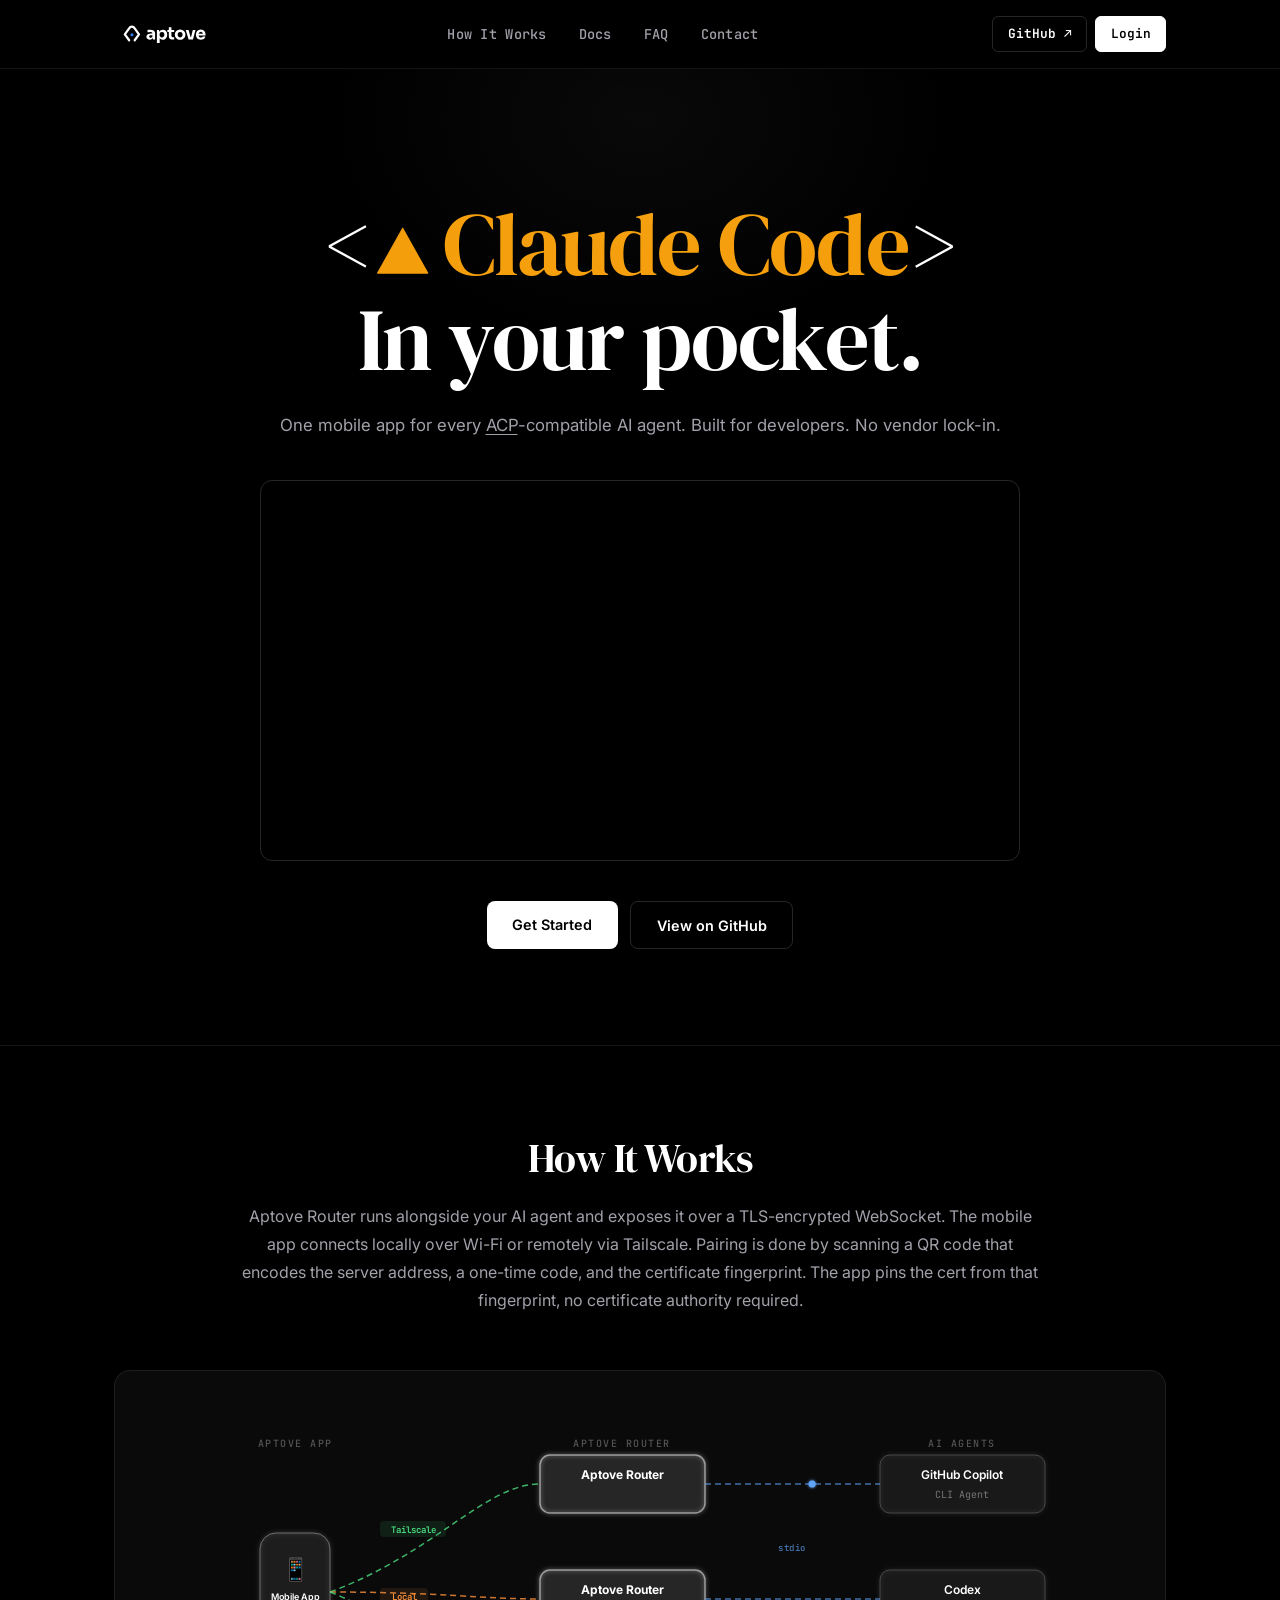
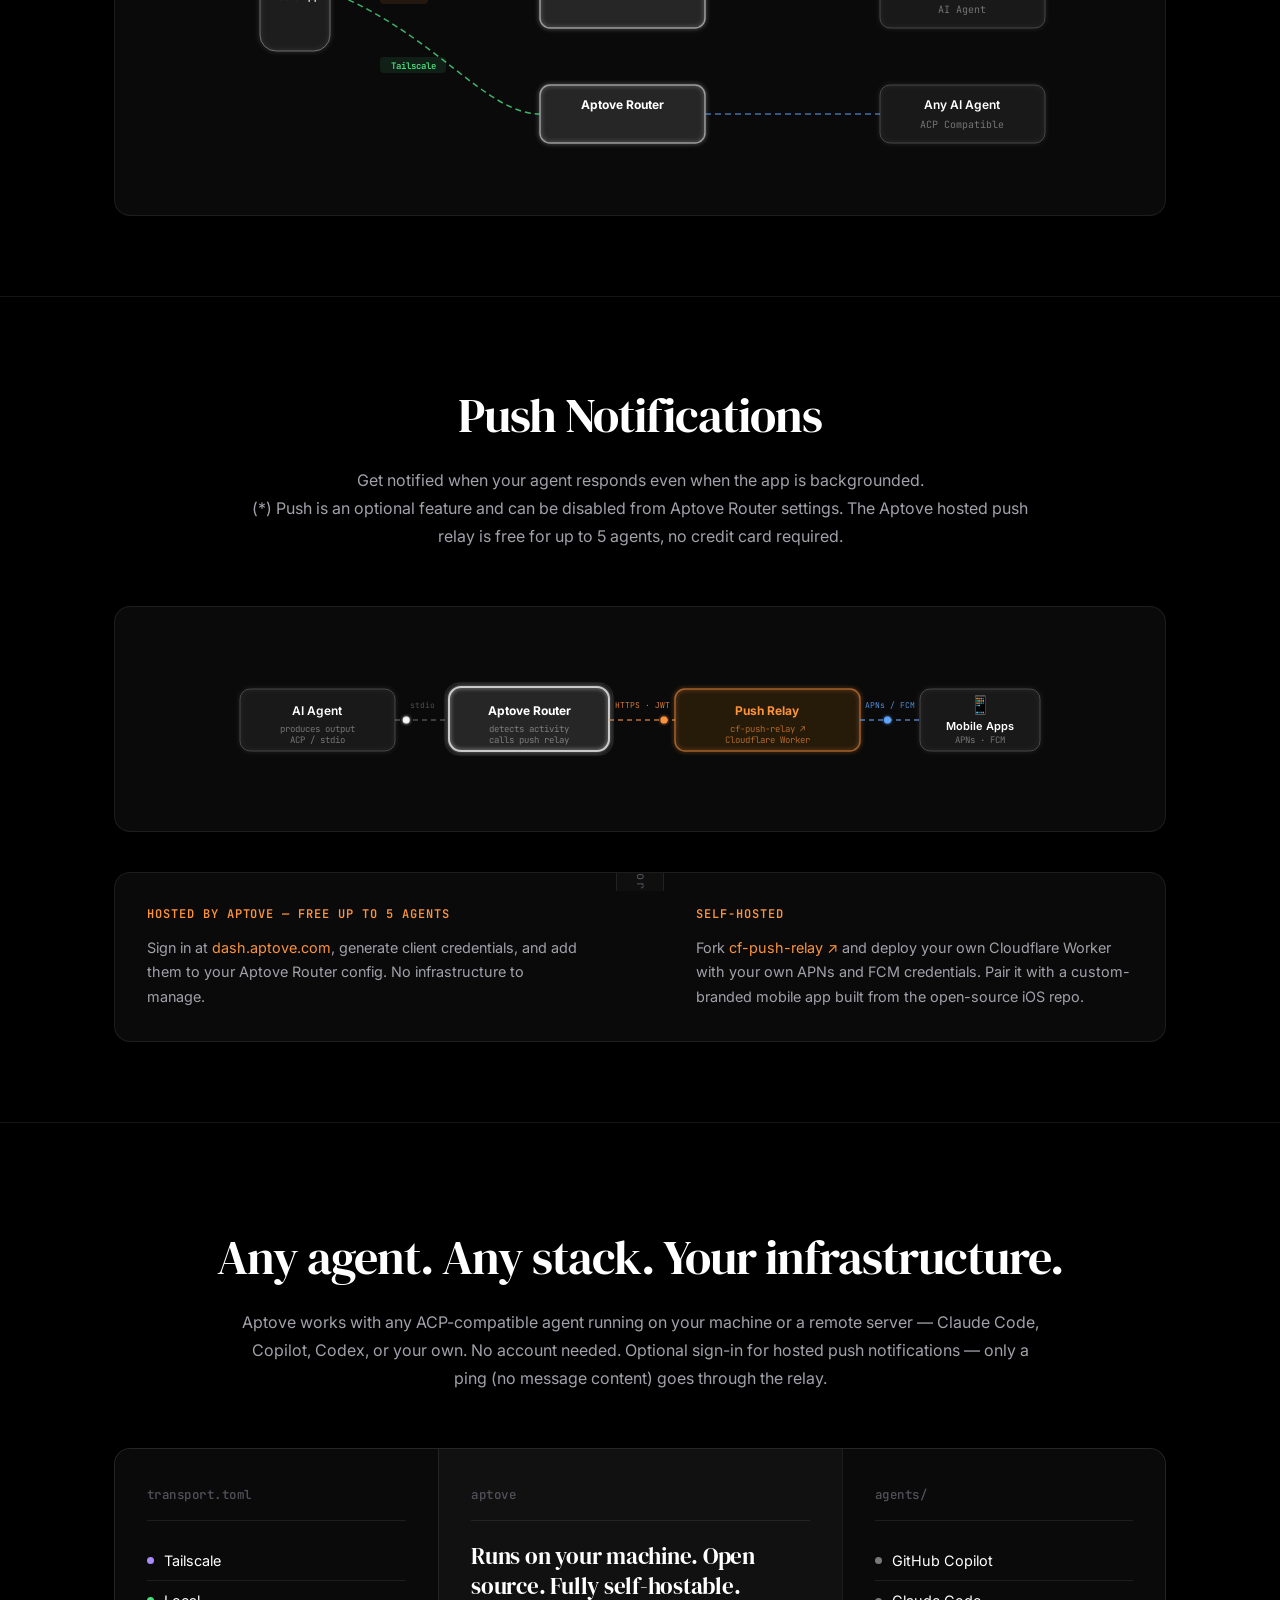
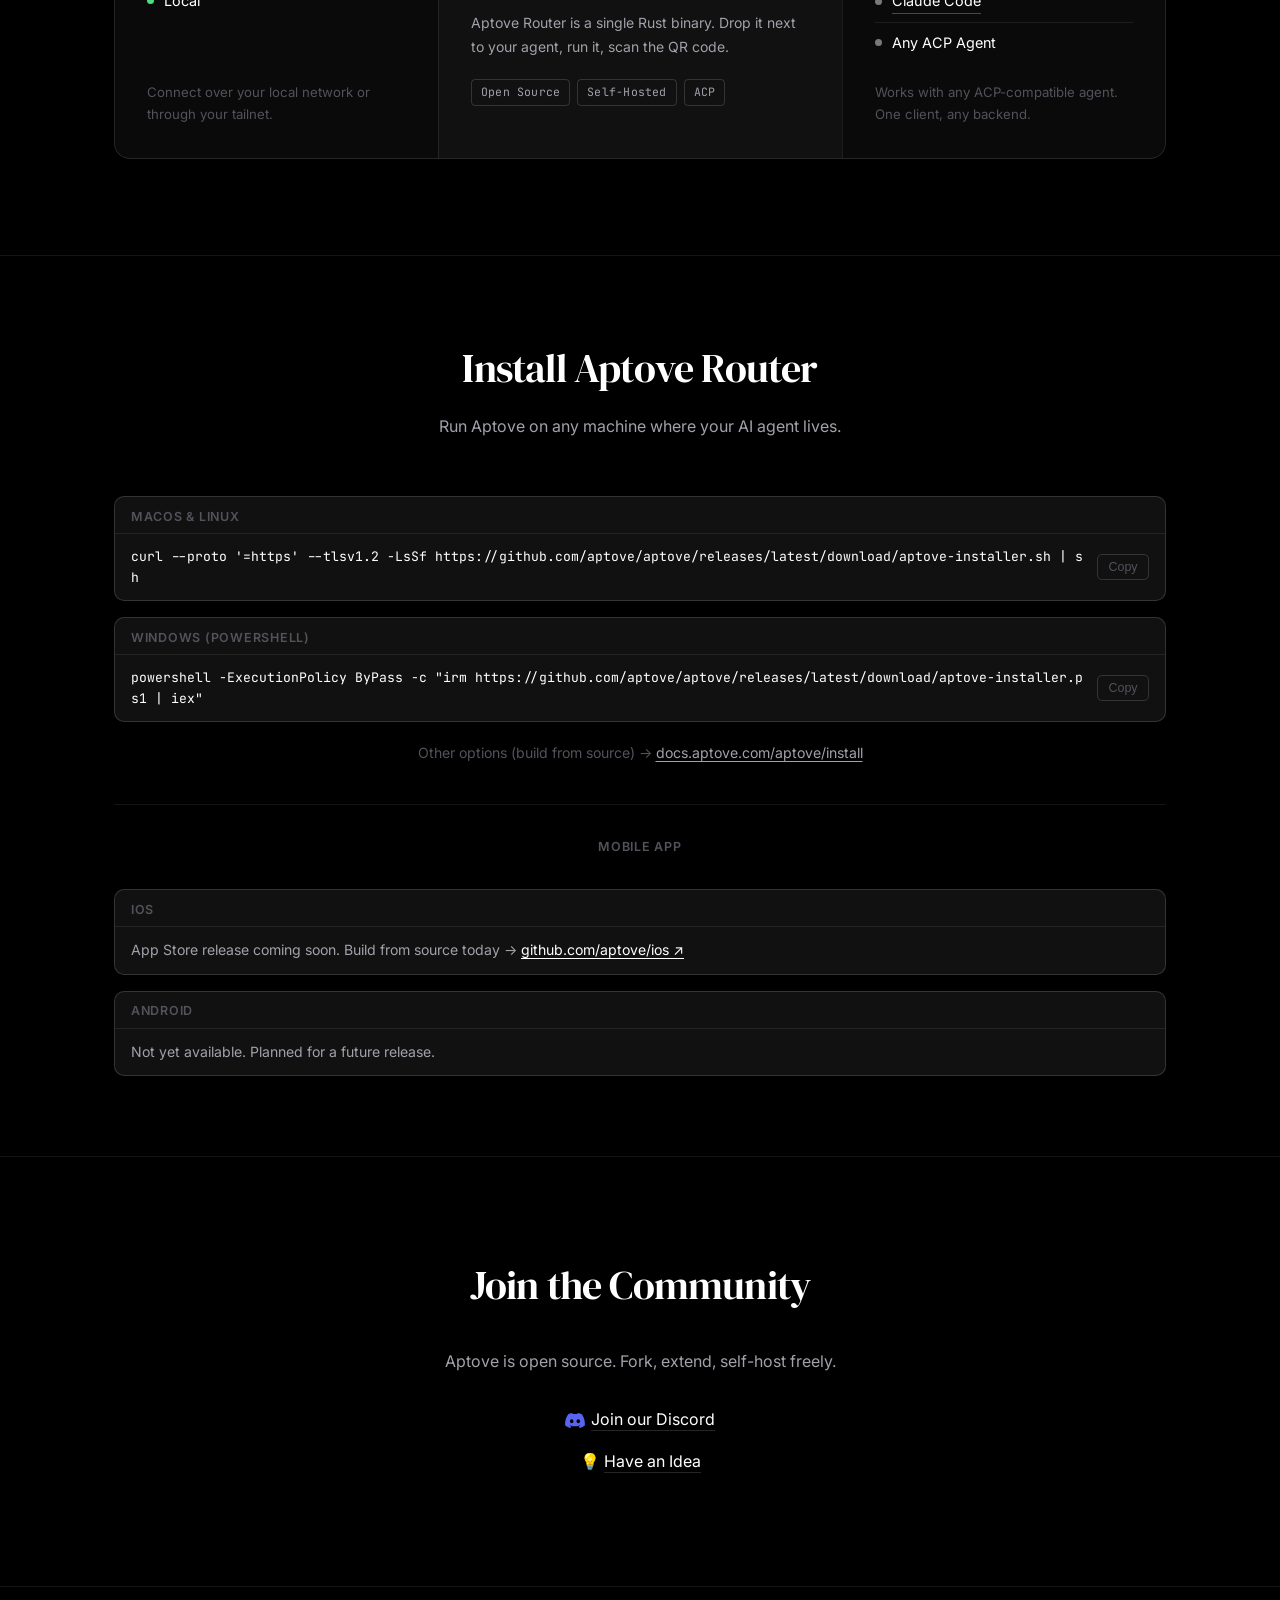
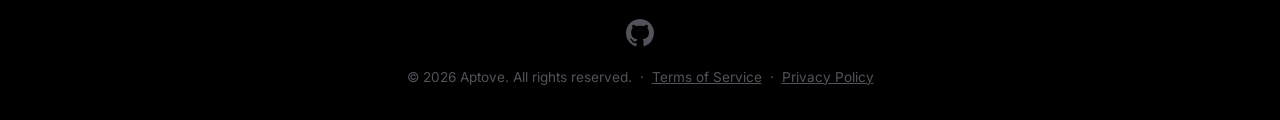
<file: index.html>
<!DOCTYPE html>

<html lang="en">
<head>
    <meta charset="UTF-8">
    <meta name="viewport" content="width=device-width, initial-scale=1.0">
    <meta name="description" content="Aptove — open-source mobile client for every ACP-compatible AI agent. Run any agent on your own machine. No vendor lock-in.">
    <meta name="keywords" content="Aptove, AI agents, Agent Client Protocol, ACP, mobile app, open source, developer tools, self-hosted AI, CLI agent mobile">
    <meta name="author" content="Aptove">
    <title>Aptove — AI Agent Mobile Client for Developers</title>
    <link rel="preconnect" href="https://fonts.googleapis.com">
    <link rel="preconnect" href="https://fonts.gstatic.com" crossorigin>
    <link href="https://fonts.googleapis.com/css2?family=DM+Serif+Display:ital@0;1&family=Inter:wght@300;400;500;600;700&family=JetBrains+Mono:wght@400;500;600&display=swap" rel="stylesheet">
    <link rel="icon" href="/favicon.svg" type="image/svg+xml" />
    <link rel="icon" href="/logo.png" type="image/png" />
    <link rel="stylesheet" href="styles.css?v=3">
</head>
<body>
    <header>
        <nav class="navbar">
            <div class="container">
                <div class="logo">
                    <img src="aptove-lockup.svg" alt="Aptove" class="logo-img">
                </div>
                <ul class="nav-links">
                    <li><a href="#how-it-works">How It Works</a></li>
                    <li><a href="https://docs.aptove.com" target="_blank">Docs</a></li>
                    <li><a href="/faq.html">FAQ</a></li>
                    <li><a href="#contact">Contact</a></li>
                </ul>
                <div class="nav-actions">
                    <a href="https://github.com/aptove" target="_blank" class="nav-cta">GitHub ↗</a>
                    <a href="https://dash.aptove.com" target="_blank" class="nav-login">Login</a>
                </div>
            </div>
        </nav>
    </header>

    <main>
        <!-- Hero -->
        <section class="hero">
            <div class="container">
                <div class="hero-content">
                    <h1>&lt;<span class="hero-rotator" id="heroRotator"><span class="hero-rotator-logo" id="heroRotatorLogo"></span><span class="hero-rotator-name" id="heroRotatorName"></span></span>&gt;<br>In your pocket.</h1>
                    <p class="hero-description">One mobile app for every <a href="https://agentclientprotocol.com/get-started/introduction" target="_blank" style="color:inherit;text-decoration:underline;text-underline-offset:3px;">ACP</a>-compatible AI agent. Built for developers. No vendor lock-in.</p>
                    <div class="hero-video-wrapper">
                        <video autoplay muted loop playsinline>
                            <source src="https://cdn.aptove.com/aptove_explainer.mp4" type="video/mp4">
                        </video>
                    </div>
                    <div class="cta-buttons">
                        <a href="https://docs.aptove.com" target="_blank" class="cta-button primary">Get Started</a>
                        <a href="https://github.com/aptove" target="_blank" class="cta-button secondary">View on GitHub</a>
                    </div>
                </div>
            </div>
        </section>

        <!-- Architecture Diagram -->
        <section id="how-it-works" class="how-it-works">
            <div class="container">
                <h2 class="section-title">How It Works</h2>
                <p class="section-sub">Aptove Router runs alongside your AI agent and exposes it over a TLS-encrypted WebSocket. The mobile app connects locally over Wi-Fi or remotely via Tailscale. Pairing is done by scanning a QR code that encodes the server address, a one-time code, and the certificate fingerprint. The app pins the cert from that fingerprint, no certificate authority required.</p>
                <div class="arch-diagram-wrapper">
                    <svg viewBox="0 0 840 380" xmlns="http://www.w3.org/2000/svg" class="arch-svg" role="img" aria-label="Architecture diagram: mobile apps connecting to AI agents via Aptove Router">
                        <defs>
                            <filter id="arch-node-glow" x="-30%" y="-30%" width="160%" height="160%">
                                <feGaussianBlur stdDeviation="2" result="blur"/>
                                <feMerge><feMergeNode in="blur"/><feMergeNode in="SourceGraphic"/></feMerge>
                            </filter>
                            <filter id="arch-dot-glow" x="-80%" y="-80%" width="260%" height="260%">
                                <feGaussianBlur stdDeviation="1.5" result="blur"/>
                                <feMerge><feMergeNode in="blur"/><feMergeNode in="SourceGraphic"/></feMerge>
                            </filter>
                        </defs>

                        <!-- Column headers -->
                        <text x="75" y="44" text-anchor="middle" fill="rgba(255,255,255,0.3)" font-size="10" font-family="'JetBrains Mono',monospace" font-weight="500" letter-spacing="1.5">APTOVE APP</text>
                        <text x="402" y="44" text-anchor="middle" fill="rgba(255,255,255,0.3)" font-size="10" font-family="'JetBrains Mono',monospace" font-weight="500" letter-spacing="1.5">APTOVE ROUTER</text>
                        <text x="742" y="44" text-anchor="middle" fill="rgba(255,255,255,0.3)" font-size="10" font-family="'JetBrains Mono',monospace" font-weight="500" letter-spacing="1.5">AI AGENTS</text>

                        <!-- Aptove Mobile App Node (phone shape) -->
                        <a href="https://github.com/aptove/ios" target="_blank" class="arch-node-link">
                            <g filter="url(#arch-node-glow)">
                                <rect x="40" y="130" width="70" height="118" rx="16" fill="rgba(255,255,255,0.04)" stroke="rgba(255,255,255,0.35)" stroke-width="1"/>
                            </g>
                            <text x="75" y="174" text-anchor="middle" font-size="22" font-family="system-ui,sans-serif">📱</text>
                            <text x="75" y="197" text-anchor="middle" fill="#ffffff" font-size="9" font-weight="600" font-family="'Inter',sans-serif">Mobile App</text>
                        </a>

                        <!-- Bridge 1 (paired with GitHub Copilot) -->
                        <a href="https://github.com/aptove/aptove" target="_blank" class="arch-node-link">
                            <g filter="url(#arch-node-glow)">
                                <rect x="320" y="52" width="165" height="58" rx="10" fill="rgba(255,255,255,0.06)" stroke="rgba(255,255,255,0.5)" stroke-width="1.5"/>
                            </g>
                            <text x="402" y="76" text-anchor="middle" fill="#ffffff" font-size="12" font-weight="700" font-family="'Inter',sans-serif">Aptove Router</text>
                        </a>

                        <!-- Bridge 2 (paired with Codex) -->
                        <a href="https://github.com/aptove/aptove" target="_blank" class="arch-node-link">
                            <g filter="url(#arch-node-glow)">
                                <rect x="320" y="167" width="165" height="58" rx="10" fill="rgba(255,255,255,0.06)" stroke="rgba(255,255,255,0.5)" stroke-width="1.5"/>
                            </g>
                            <text x="402" y="191" text-anchor="middle" fill="#ffffff" font-size="12" font-weight="700" font-family="'Inter',sans-serif">Aptove Router</text>
                        </a>

                        <!-- Bridge 3 (paired with Any Agent) -->
                        <a href="https://github.com/aptove/aptove" target="_blank" class="arch-node-link">
                            <g filter="url(#arch-node-glow)">
                                <rect x="320" y="282" width="165" height="58" rx="10" fill="rgba(255,255,255,0.06)" stroke="rgba(255,255,255,0.5)" stroke-width="1.5"/>
                            </g>
                            <text x="402" y="306" text-anchor="middle" fill="#ffffff" font-size="12" font-weight="700" font-family="'Inter',sans-serif">Aptove Router</text>
                        </a>

                        <!-- GitHub Copilot Node -->
                        <g filter="url(#arch-node-glow)">
                            <rect x="660" y="52" width="165" height="58" rx="10" fill="rgba(255,255,255,0.03)" stroke="rgba(255,255,255,0.2)" stroke-width="1"/>
                        </g>
                        <text x="742" y="76" text-anchor="middle" fill="#ffffff" font-size="12" font-weight="600" font-family="'Inter',sans-serif">GitHub Copilot</text>
                        <text x="742" y="95" text-anchor="middle" fill="rgba(255,255,255,0.4)" font-size="10" font-family="'JetBrains Mono',monospace">CLI Agent</text>

                        <!-- Codex Node -->
                        <g filter="url(#arch-node-glow)">
                            <rect x="660" y="167" width="165" height="58" rx="10" fill="rgba(255,255,255,0.03)" stroke="rgba(255,255,255,0.2)" stroke-width="1"/>
                        </g>
                        <text x="742" y="191" text-anchor="middle" fill="#ffffff" font-size="12" font-weight="600" font-family="'Inter',sans-serif">Codex</text>
                        <text x="742" y="210" text-anchor="middle" fill="rgba(255,255,255,0.4)" font-size="10" font-family="'JetBrains Mono',monospace">AI Agent</text>

                        <!-- Any Agent Node -->
                        <g filter="url(#arch-node-glow)">
                            <rect x="660" y="282" width="165" height="58" rx="10" fill="rgba(255,255,255,0.03)" stroke="rgba(255,255,255,0.2)" stroke-width="1"/>
                        </g>
                        <text x="742" y="306" text-anchor="middle" fill="#ffffff" font-size="12" font-weight="600" font-family="'Inter',sans-serif">Any AI Agent</text>
                        <text x="742" y="325" text-anchor="middle" fill="rgba(255,255,255,0.4)" font-size="10" font-family="'JetBrains Mono',monospace">ACP Compatible</text>

                        <!-- App → Bridge paths -->
                        <path id="arch-app-br1" d="M110,189 C215,150 265,81 320,81" fill="none" stroke="#4ade80" stroke-width="1.5" stroke-dasharray="6,4" opacity="0.8"/>
                        <path id="arch-app-br2" d="M110,189 C215,189 265,196 320,196" fill="none" stroke="#fb923c" stroke-width="1.5" stroke-dasharray="6,4" opacity="0.8"/>
                        <path id="arch-app-br3" d="M110,189 C215,230 265,311 320,311" fill="none" stroke="#4ade80" stroke-width="1.5" stroke-dasharray="6,4" opacity="0.8"/>

                        <!-- Transport labels -->
                        <rect x="160" y="118" width="66" height="16" rx="4" fill="rgba(74,222,128,0.1)"/>
                        <text x="193" y="130" text-anchor="middle" fill="#4ade80" font-size="9" font-weight="600" font-family="'JetBrains Mono',monospace">Tailscale</text>
                        <rect x="160" y="185" width="48" height="16" rx="4" fill="rgba(251,146,60,0.1)"/>
                        <text x="184" y="197" text-anchor="middle" fill="#fb923c" font-size="9" font-weight="600" font-family="'JetBrains Mono',monospace">Local</text>
                        <rect x="160" y="254" width="66" height="16" rx="4" fill="rgba(74,222,128,0.1)"/>
                        <text x="193" y="266" text-anchor="middle" fill="#4ade80" font-size="9" font-weight="600" font-family="'JetBrains Mono',monospace">Tailscale</text>

                        <!-- Bridge → Agent paths (horizontal, blue) -->
                        <path id="arch-br1-cop" d="M485,81 H660" fill="none" stroke="rgba(96,165,250,0.65)" stroke-width="1.5" stroke-dasharray="6,4"/>
                        <path id="arch-br2-cla" d="M485,196 H660" fill="none" stroke="rgba(96,165,250,0.65)" stroke-width="1.5" stroke-dasharray="6,4"/>
                        <path id="arch-br3-any" d="M485,311 H660" fill="none" stroke="rgba(96,165,250,0.65)" stroke-width="1.5" stroke-dasharray="6,4"/>

                        <!-- stdio label -->
                        <text x="572" y="148" text-anchor="middle" fill="rgba(96,165,250,0.7)" font-size="9" font-weight="500" font-family="'JetBrains Mono',monospace" letter-spacing="0.5">stdio</text>

                        <!--
                            Cycle = 6s per pair, staggered: pair1=0s, pair2=2s, pair3=4s
                            Within each 6s cycle:
                              0–20%  (0–1.2s): App → Bridge
                             20–40%  (1.2–2.4s): Bridge → Agent
                             40–50%  pause at Agent
                             50–70%  (3.0–4.2s): Agent → Bridge (reverse)
                             70–90%  (4.2–5.4s): Bridge → App (reverse)
                             90–100% pause at App
                        -->

                        <!-- Pair 1: App ↔ Bridge1 ↔ Copilot (green / blue), begin=0s -->
                        <circle r="3.5" fill="#4ade80" filter="url(#arch-dot-glow)" opacity="0">
                            <animateMotion dur="6s" repeatCount="indefinite" begin="0s" calcMode="linear" keyTimes="0;0.001;0.199;0.2;1" keyPoints="0;0;1;1;1"><mpath href="#arch-app-br1"/></animateMotion>
                            <animate attributeName="opacity" dur="6s" repeatCount="indefinite" begin="0s" calcMode="discrete" keyTimes="0;0.001;0.2;1" values="0;1;0;0"/>
                        </circle>
                        <circle r="3.5" fill="#60a5fa" filter="url(#arch-dot-glow)" opacity="0">
                            <animateMotion dur="6s" repeatCount="indefinite" begin="0s" calcMode="linear" keyTimes="0;0.2;0.201;0.399;0.4;1" keyPoints="0;0;0;1;1;1"><mpath href="#arch-br1-cop"/></animateMotion>
                            <animate attributeName="opacity" dur="6s" repeatCount="indefinite" begin="0s" calcMode="discrete" keyTimes="0;0.2;0.201;0.4;1" values="0;0;1;0;0"/>
                        </circle>
                        <circle r="3.5" fill="#60a5fa" filter="url(#arch-dot-glow)" opacity="0">
                            <animateMotion dur="6s" repeatCount="indefinite" begin="0s" calcMode="linear" keyTimes="0;0.5;0.501;0.699;0.7;1" keyPoints="1;1;1;0;0;0"><mpath href="#arch-br1-cop"/></animateMotion>
                            <animate attributeName="opacity" dur="6s" repeatCount="indefinite" begin="0s" calcMode="discrete" keyTimes="0;0.5;0.501;0.7;1" values="0;0;1;0;0"/>
                        </circle>
                        <circle r="3.5" fill="#4ade80" filter="url(#arch-dot-glow)" opacity="0">
                            <animateMotion dur="6s" repeatCount="indefinite" begin="0s" calcMode="linear" keyTimes="0;0.7;0.701;0.899;0.9;1" keyPoints="1;1;1;0;0;0"><mpath href="#arch-app-br1"/></animateMotion>
                            <animate attributeName="opacity" dur="6s" repeatCount="indefinite" begin="0s" calcMode="discrete" keyTimes="0;0.7;0.701;0.9;1" values="0;0;1;0;0"/>
                        </circle>

                        <!-- Pair 2: App ↔ Bridge2 ↔ Codex (orange / blue), begin=2s -->
                        <circle r="3.5" fill="#fb923c" filter="url(#arch-dot-glow)" opacity="0">
                            <animateMotion dur="6s" repeatCount="indefinite" begin="2s" calcMode="linear" keyTimes="0;0.001;0.199;0.2;1" keyPoints="0;0;1;1;1"><mpath href="#arch-app-br2"/></animateMotion>
                            <animate attributeName="opacity" dur="6s" repeatCount="indefinite" begin="2s" calcMode="discrete" keyTimes="0;0.001;0.2;1" values="0;1;0;0"/>
                        </circle>
                        <circle r="3.5" fill="#60a5fa" filter="url(#arch-dot-glow)" opacity="0">
                            <animateMotion dur="6s" repeatCount="indefinite" begin="2s" calcMode="linear" keyTimes="0;0.2;0.201;0.399;0.4;1" keyPoints="0;0;0;1;1;1"><mpath href="#arch-br2-cla"/></animateMotion>
                            <animate attributeName="opacity" dur="6s" repeatCount="indefinite" begin="2s" calcMode="discrete" keyTimes="0;0.2;0.201;0.4;1" values="0;0;1;0;0"/>
                        </circle>
                        <circle r="3.5" fill="#60a5fa" filter="url(#arch-dot-glow)" opacity="0">
                            <animateMotion dur="6s" repeatCount="indefinite" begin="2s" calcMode="linear" keyTimes="0;0.5;0.501;0.699;0.7;1" keyPoints="1;1;1;0;0;0"><mpath href="#arch-br2-cla"/></animateMotion>
                            <animate attributeName="opacity" dur="6s" repeatCount="indefinite" begin="2s" calcMode="discrete" keyTimes="0;0.5;0.501;0.7;1" values="0;0;1;0;0"/>
                        </circle>
                        <circle r="3.5" fill="#fb923c" filter="url(#arch-dot-glow)" opacity="0">
                            <animateMotion dur="6s" repeatCount="indefinite" begin="2s" calcMode="linear" keyTimes="0;0.7;0.701;0.899;0.9;1" keyPoints="1;1;1;0;0;0"><mpath href="#arch-app-br2"/></animateMotion>
                            <animate attributeName="opacity" dur="6s" repeatCount="indefinite" begin="2s" calcMode="discrete" keyTimes="0;0.7;0.701;0.9;1" values="0;0;1;0;0"/>
                        </circle>

                        <!-- Pair 3: App ↔ Bridge3 ↔ Any Agent (green / blue), begin=4s -->
                        <circle r="3.5" fill="#4ade80" filter="url(#arch-dot-glow)" opacity="0">
                            <animateMotion dur="6s" repeatCount="indefinite" begin="4s" calcMode="linear" keyTimes="0;0.001;0.199;0.2;1" keyPoints="0;0;1;1;1"><mpath href="#arch-app-br3"/></animateMotion>
                            <animate attributeName="opacity" dur="6s" repeatCount="indefinite" begin="4s" calcMode="discrete" keyTimes="0;0.001;0.2;1" values="0;1;0;0"/>
                        </circle>
                        <circle r="3.5" fill="#60a5fa" filter="url(#arch-dot-glow)" opacity="0">
                            <animateMotion dur="6s" repeatCount="indefinite" begin="4s" calcMode="linear" keyTimes="0;0.2;0.201;0.399;0.4;1" keyPoints="0;0;0;1;1;1"><mpath href="#arch-br3-any"/></animateMotion>
                            <animate attributeName="opacity" dur="6s" repeatCount="indefinite" begin="4s" calcMode="discrete" keyTimes="0;0.2;0.201;0.4;1" values="0;0;1;0;0"/>
                        </circle>
                        <circle r="3.5" fill="#60a5fa" filter="url(#arch-dot-glow)" opacity="0">
                            <animateMotion dur="6s" repeatCount="indefinite" begin="4s" calcMode="linear" keyTimes="0;0.5;0.501;0.699;0.7;1" keyPoints="1;1;1;0;0;0"><mpath href="#arch-br3-any"/></animateMotion>
                            <animate attributeName="opacity" dur="6s" repeatCount="indefinite" begin="4s" calcMode="discrete" keyTimes="0;0.5;0.501;0.7;1" values="0;0;1;0;0"/>
                        </circle>
                        <circle r="3.5" fill="#4ade80" filter="url(#arch-dot-glow)" opacity="0">
                            <animateMotion dur="6s" repeatCount="indefinite" begin="4s" calcMode="linear" keyTimes="0;0.7;0.701;0.899;0.9;1" keyPoints="1;1;1;0;0;0"><mpath href="#arch-app-br3"/></animateMotion>
                            <animate attributeName="opacity" dur="6s" repeatCount="indefinite" begin="4s" calcMode="discrete" keyTimes="0;0.7;0.701;0.9;1" values="0;0;1;0;0"/>
                        </circle>
                    </svg>
                </div>
            </div>
        </section>

        <!-- Push Notifications -->
        <section class="push-section">
            <div class="container">
                <h2 class="section-heading">Push Notifications</h2>
                <p class="section-sub">Get notified when your agent responds even when the app is backgrounded. <br> (*) Push is an optional feature and can be disabled from Aptove Router settings. The Aptove hosted push relay is free for up to 5 agents, no credit card required.</p>
                <div class="arch-diagram-wrapper">
                    <svg viewBox="0 0 840 160" xmlns="http://www.w3.org/2000/svg" class="arch-svg" role="img" aria-label="Push notification flow: Aptove Router detects agent activity, calls push relay, which delivers to mobile via APNs or FCM">
                        <defs>
                            <filter id="push-node-glow" x="-30%" y="-30%" width="160%" height="160%">
                                <feGaussianBlur stdDeviation="2" result="blur"/>
                                <feMerge><feMergeNode in="blur"/><feMergeNode in="SourceGraphic"/></feMerge>
                            </filter>
                            <filter id="push-dot-glow" x="-80%" y="-80%" width="260%" height="260%">
                                <feGaussianBlur stdDeviation="1.5" result="blur"/>
                                <feMerge><feMergeNode in="blur"/><feMergeNode in="SourceGraphic"/></feMerge>
                            </filter>
                        </defs>

                        <!-- AI Agent Node -->
                        <g filter="url(#push-node-glow)">
                            <rect x="20" y="50" width="155" height="62" rx="10" fill="rgba(255,255,255,0.03)" stroke="rgba(255,255,255,0.2)" stroke-width="1"/>
                        </g>
                        <text x="97" y="76" text-anchor="middle" fill="#ffffff" font-size="12" font-weight="600" font-family="'Inter',sans-serif">AI Agent</text>
                        <text x="97" y="93" text-anchor="middle" fill="rgba(255,255,255,0.4)" font-size="9" font-family="'JetBrains Mono',monospace">produces output</text>
                        <text x="97" y="104" text-anchor="middle" fill="rgba(255,255,255,0.4)" font-size="9" font-family="'JetBrains Mono',monospace">ACP / stdio</text>

                        <!-- Bridge Node -->
                        <a href="https://github.com/aptove/aptove" target="_blank" class="arch-node-link">
                            <rect x="225" y="44" width="168" height="72" rx="14" fill="none" stroke="rgba(255,255,255,0.10)" stroke-width="1" class="aptove-glow-ring"/>
                            <g filter="url(#push-node-glow)">
                                <rect x="229" y="48" width="160" height="64" rx="12" fill="rgba(255,255,255,0.06)" stroke="rgba(255,255,255,0.7)" stroke-width="2"/>
                            </g>
                            <text x="309" y="76" text-anchor="middle" fill="#ffffff" font-size="12" font-weight="700" font-family="'Inter',sans-serif">Aptove Router</text>
                            <text x="309" y="93" text-anchor="middle" fill="rgba(255,255,255,0.4)" font-size="9" font-family="'JetBrains Mono',monospace">detects activity</text>
                            <text x="309" y="104" text-anchor="middle" fill="rgba(255,255,255,0.4)" font-size="9" font-family="'JetBrains Mono',monospace">calls push relay</text>
                        </a>

                        <!-- Push Relay Node -->
                        <a href="https://github.com/aptove/cf-push-relay" target="_blank" class="arch-node-link">
                            <g filter="url(#push-node-glow)">
                                <rect x="455" y="50" width="185" height="62" rx="10" fill="rgba(251,146,60,0.06)" stroke="rgba(251,146,60,0.55)" stroke-width="1.5"/>
                            </g>
                            <text x="547" y="76" text-anchor="middle" fill="#fb923c" font-size="12" font-weight="700" font-family="'Inter',sans-serif">Push Relay</text>
                            <text x="547" y="93" text-anchor="middle" fill="rgba(251,146,60,0.65)" font-size="9" font-family="'JetBrains Mono',monospace">cf-push-relay ↗</text>
                            <text x="547" y="104" text-anchor="middle" fill="rgba(251,146,60,0.65)" font-size="9" font-family="'JetBrains Mono',monospace">Cloudflare Worker</text>
                        </a>

                        <!-- Mobile Apps Node -->
                        <g filter="url(#push-node-glow)">
                            <rect x="700" y="50" width="120" height="62" rx="10" fill="rgba(255,255,255,0.03)" stroke="rgba(255,255,255,0.2)" stroke-width="1"/>
                        </g>
                        <text x="760" y="72" text-anchor="middle" font-size="18" font-family="system-ui,sans-serif">📱</text>
                        <text x="760" y="91" text-anchor="middle" fill="#ffffff" font-size="11" font-weight="600" font-family="'Inter',sans-serif">Mobile Apps</text>
                        <text x="760" y="104" text-anchor="middle" fill="rgba(255,255,255,0.4)" font-size="9" font-family="'JetBrains Mono',monospace">APNs · FCM</text>

                        <!-- Paths -->
                        <path id="push-p1" d="M175,81 L229,81" fill="none" stroke="rgba(255,255,255,0.28)" stroke-width="1.5" stroke-dasharray="5,4"/>
                        <path id="push-p2" d="M389,81 L455,81" fill="none" stroke="#fb923c" stroke-width="1.5" stroke-dasharray="5,4" opacity="0.75"/>
                        <path id="push-p3" d="M640,81 L700,81" fill="none" stroke="rgba(96,165,250,0.75)" stroke-width="1.5" stroke-dasharray="5,4"/>

                        <!-- Path labels -->
                        <text x="202" y="69" text-anchor="middle" fill="rgba(255,255,255,0.28)" font-size="8" font-family="'JetBrains Mono',monospace">stdio</text>
                        <text x="422" y="69" text-anchor="middle" fill="rgba(251,146,60,0.85)" font-size="8" font-family="'JetBrains Mono',monospace">HTTPS · JWT</text>
                        <text x="670" y="69" text-anchor="middle" fill="rgba(96,165,250,0.85)" font-size="8" font-family="'JetBrains Mono',monospace">APNs / FCM</text>

                        <!-- Animated particles: agent → bridge -->
                        <circle r="3.5" fill="rgba(255,255,255,0.85)" filter="url(#push-dot-glow)">
                            <animateMotion dur="1.6s" repeatCount="indefinite" begin="0s"><mpath href="#push-p1"/></animateMotion>
                        </circle>
                        <!-- Animated particles: bridge → push relay -->
                        <circle r="3.5" fill="#fb923c" filter="url(#push-dot-glow)">
                            <animateMotion dur="1.6s" repeatCount="indefinite" begin="0.6s"><mpath href="#push-p2"/></animateMotion>
                        </circle>
                        <!-- Animated particles: push relay → mobile -->
                        <circle r="3.5" fill="#60a5fa" filter="url(#push-dot-glow)">
                            <animateMotion dur="1.6s" repeatCount="indefinite" begin="1.2s"><mpath href="#push-p3"/></animateMotion>
                        </circle>
                    </svg>
                </div>

                <div class="push-options">
                    <div class="push-option">
                        <div class="push-option-label">Hosted by Aptove — Free up to 5 agents</div>
                        <p>Sign in at <a href="https://dash.aptove.com" target="_blank">dash.aptove.com</a>, generate client credentials, and add them to your Aptove Router config. No infrastructure to manage.</p>
                    </div>
                    <div class="push-option-divider">or</div>
                    <div class="push-option">
                        <div class="push-option-label">Self-hosted</div>
                        <p>Fork <a href="https://github.com/aptove/cf-push-relay" target="_blank">cf-push-relay ↗</a> and deploy your own Cloudflare Worker with your own APNs and FCM credentials. Pair it with a custom-branded mobile app built from the open-source iOS repo.</p>
                    </div>
                </div>
            </div>
        </section>

        <!-- Demo Panels -->
        <section id="about" class="about">
            <div class="container">
                <h2 class="section-heading">Any agent. Any stack. Your infrastructure.</h2>
                <p class="section-sub">Aptove works with any ACP-compatible agent running on your machine or a remote server — Claude Code, Copilot, Codex, or your own. No account needed. Optional sign-in for hosted push notifications — only a ping (no message content) goes through the relay.</p>

                <div class="demo-panels">
                    <!-- Transport Panel -->
                    <div class="demo-panel">
                        <div class="demo-panel-header">
                            <span class="mono-label">transport.toml</span>
                        </div>
                        <div class="demo-panel-body">
                            <div class="demo-list-item">
                                <span class="demo-dot" style="background:#a78bfa"></span>
                                <span>Tailscale</span>
                            </div>
                            <div class="demo-list-item">
                                <span class="demo-dot" style="background:#4ade80"></span>
                                <span>Local</span>
                            </div>
                        </div>
                        <p class="demo-panel-desc">Connect over your local network or through your tailnet.</p>
                    </div>

                    <!-- Bridge Panel (featured) -->
                    <div class="demo-panel demo-panel-featured">
                        <div class="demo-panel-header">
                            <span class="mono-label">aptove</span>
                        </div>
                        <div class="demo-panel-body">
                            <h3>Runs on your machine. Open source. Fully self-hostable.</h3>
                            <p>Aptove Router is a single Rust binary. Drop it next to your agent, run it, scan the QR code.</p>
                            <div class="demo-tags">
                                <span class="demo-tag">Open Source</span>
                                <span class="demo-tag">Self-Hosted</span>
                                <span class="demo-tag">ACP</span>
                            </div>
                        </div>
                    </div>

                    <!-- Agents Panel -->
                    <div class="demo-panel">
                        <div class="demo-panel-header">
                            <span class="mono-label">agents/</span>
                        </div>
                        <div class="demo-panel-body">
                            <div class="demo-list-item">
                                <span class="demo-dot" style="background:rgba(255,255,255,0.45)"></span>
                                <span>GitHub Copilot</span>
                            </div>
                            <div class="demo-list-item">
                                <span class="demo-dot" style="background:rgba(255,255,255,0.45)"></span>
                                <a href="https://docs.aptove.com/aptove/agent#claude-via-claude-agent-acp" style="color:inherit;text-decoration:none;border-bottom:1px solid rgba(255,255,255,0.25);padding-bottom:1px;">Claude Code</a>
                            </div>
                            <div class="demo-list-item">
                                <span class="demo-dot" style="background:rgba(255,255,255,0.45)"></span>
                                <span>Any ACP Agent</span>
                            </div>
                        </div>
                        <p class="demo-panel-desc">Works with any ACP-compatible agent. One client, any backend.</p>
                    </div>
                </div>
            </div>
        </section>

        <!-- Install -->
        <section class="install-section">
            <div class="container">
                <h2 class="section-title">Install Aptove Router</h2>
                <p class="section-sub">Run Aptove on any machine where your AI agent lives.</p>
                <div class="install-blocks">
                    <div class="install-block">
                        <div class="install-block-label">macOS &amp; Linux</div>
                        <div class="install-code-wrap">
                            <pre class="install-code">curl --proto '=https' --tlsv1.2 -LsSf https://github.com/aptove/aptove/releases/latest/download/aptove-installer.sh | sh</pre>
                            <button class="install-copy-btn" onclick="copyInstall(this)" data-text="curl --proto '=https' --tlsv1.2 -LsSf https://github.com/aptove/aptove/releases/latest/download/aptove-installer.sh | sh">Copy</button>
                        </div>
                    </div>
                    <div class="install-block">
                        <div class="install-block-label">Windows (PowerShell)</div>
                        <div class="install-code-wrap">
                            <pre class="install-code">powershell -ExecutionPolicy ByPass -c "irm https://github.com/aptove/aptove/releases/latest/download/aptove-installer.ps1 | iex"</pre>
                            <button class="install-copy-btn" onclick="copyInstall(this)" data-text='powershell -ExecutionPolicy ByPass -c "irm https://github.com/aptove/aptove/releases/latest/download/aptove-installer.ps1 | iex"'>Copy</button>
                        </div>
                    </div>
                </div>
                <p class="install-alt">Other options (build from source) → <a href="https://docs.aptove.com/aptove/install" target="_blank">docs.aptove.com/aptove/install</a></p>

                <div class="install-app-section">
                    <p class="install-app-heading">Mobile App</p>
                    <div class="install-blocks">
                        <div class="install-block">
                            <div class="install-block-label">iOS</div>
                            <div class="install-text-wrap">App Store release coming soon. Build from source today → <a href="https://github.com/aptove/ios" target="_blank">github.com/aptove/ios ↗</a></div>
                        </div>
                        <div class="install-block">
                            <div class="install-block-label">Android</div>
                            <div class="install-text-wrap">Not yet available. Planned for a future release.</div>
                        </div>
                    </div>
                </div>
            </div>
        </section>

        <!-- Contact -->
        <section id="contact" class="contact">
            <div class="container">
                <h2>Join the Community</h2>
                <div class="contact-content">
                    <p>Aptove is open source. Fork, extend, self-host freely.</p>
                    <div class="contact-info">
                        <p><svg class="discord-icon" xmlns="http://www.w3.org/2000/svg" viewBox="0 0 127.14 96.36" width="20" height="15" style="vertical-align: middle; margin-right: 6px;"><path fill="#5865F2" d="M107.7,8.07A105.15,105.15,0,0,0,81.47,0a72.06,72.06,0,0,0-3.36,6.83A97.68,97.68,0,0,0,49,6.83,72.37,72.37,0,0,0,45.64,0,105.89,105.89,0,0,0,19.39,8.09C2.79,32.65-1.71,56.6.54,80.21h0A105.73,105.73,0,0,0,32.71,96.36,77.7,77.7,0,0,0,39.6,85.25a68.42,68.42,0,0,1-10.85-5.18c.91-.66,1.8-1.34,2.66-2a75.57,75.57,0,0,0,64.32,0c.87.71,1.76,1.39,2.66,2a68.68,68.68,0,0,1-10.87,5.19,77,77,0,0,0,6.89,11.1A105.25,105.25,0,0,0,126.6,80.22h0C129.24,52.84,122.09,29.11,107.7,8.07ZM42.45,65.69C36.18,65.69,31,60,31,53s5-12.74,11.43-12.74S54,46,53.89,53,48.84,65.69,42.45,65.69Zm42.24,0C78.41,65.69,73.25,60,73.25,53s5-12.74,11.44-12.74S96.23,46,96.12,53,91.08,65.69,84.69,65.69Z"/></svg><a href="https://discord.gg/gD7AMxBy9y" target="_blank">Join our Discord</a></p>
                        <p>💡 <a href="https://github.com/orgs/aptove/discussions" target="_blank">Have an Idea</a></p>
                    </div>
                </div>
            </div>
        </section>
    </main>

    <footer>
        <div class="container">
            <a href="https://github.com/aptove" target="_blank" class="footer-github" aria-label="Aptove on GitHub">
                <svg xmlns="http://www.w3.org/2000/svg" viewBox="0 0 24 24" width="28" height="28" fill="currentColor">
                    <path d="M12 0C5.37 0 0 5.37 0 12c0 5.31 3.435 9.795 8.205 11.385.6.105.825-.255.825-.57 0-.285-.015-1.23-.015-2.235-3.015.555-3.795-.735-4.035-1.41-.135-.345-.72-1.41-1.23-1.695-.42-.225-1.02-.78-.015-.795.945-.015 1.62.87 1.845 1.23 1.08 1.815 2.805 1.305 3.495.99.105-.78.42-1.305.765-1.605-2.67-.3-5.46-1.335-5.46-5.925 0-1.305.465-2.385 1.23-3.225-.12-.3-.54-1.53.12-3.18 0 0 1.005-.315 3.3 1.23.96-.27 1.98-.405 3-.405s2.04.135 3 .405c2.295-1.56 3.3-1.23 3.3-1.23.66 1.65.24 2.88.12 3.18.765.84 1.23 1.905 1.23 3.225 0 4.605-2.805 5.625-5.475 5.925.435.375.81 1.095.81 2.22 0 1.605-.015 2.895-.015 3.3 0 .315.225.69.825.57A12.02 12.02 0 0 0 24 12c0-6.63-5.37-12-12-12z"/>
                </svg>
            </a>
            <p>&copy; 2026 Aptove. All rights reserved. &nbsp;·&nbsp; <a href="/terms.html" style="color:inherit;">Terms of Service</a> &nbsp;·&nbsp; <a href="/privacy.html" style="color:inherit;">Privacy Policy</a></p>
        </div>
    </footer>

<script>
function copyInstall(btn) {
    navigator.clipboard.writeText(btn.getAttribute('data-text')).then(function() {
        btn.textContent = 'Copied!';
        setTimeout(function() { btn.textContent = 'Copy'; }, 2000);
    });
}
</script>
<script>
(function () {
    var agents = [
        {
            name: 'Claude Code',
            color: '#f59e0b',
            logo: '<svg viewBox="0 0 24 24" fill="none" xmlns="http://www.w3.org/2000/svg"><path d="M12 3.5L21.5 20.5H2.5L12 3.5Z" fill="#f59e0b" stroke="#f59e0b" stroke-width="0.4" stroke-linejoin="round"/></svg>'
        },
        {
            name: 'Copilot',
            color: '#60a5fa',
            logo: '<svg viewBox="0 0 24 24" fill="none" xmlns="http://www.w3.org/2000/svg"><circle cx="12" cy="12" r="9" stroke="#60a5fa" stroke-width="1.5"/><rect x="5" y="9.5" width="14" height="5" rx="2.5" fill="#60a5fa"/><circle cx="9.5" cy="12" r="1.5" fill="#0a0a0a"/><circle cx="14.5" cy="12" r="1.5" fill="#0a0a0a"/></svg>'
        },
        {
            name: 'Codex',
            color: '#34d399',
            logo: '<svg viewBox="0 0 24 24" fill="none" xmlns="http://www.w3.org/2000/svg"><g transform="translate(12,12)"><rect x="-3.5" y="-8.5" width="6" height="9" rx="3" fill="#34d399" opacity="0.82"/><rect x="-3.5" y="-8.5" width="6" height="9" rx="3" fill="#34d399" opacity="0.82" transform="rotate(60)"/><rect x="-3.5" y="-8.5" width="6" height="9" rx="3" fill="#34d399" opacity="0.82" transform="rotate(120)"/><rect x="-3.5" y="-8.5" width="6" height="9" rx="3" fill="#34d399" opacity="0.82" transform="rotate(180)"/><rect x="-3.5" y="-8.5" width="6" height="9" rx="3" fill="#34d399" opacity="0.82" transform="rotate(240)"/><rect x="-3.5" y="-8.5" width="6" height="9" rx="3" fill="#34d399" opacity="0.82" transform="rotate(300)"/></g></svg>'
        }
    ];

    var current = 0;
    var rotator = document.getElementById('heroRotator');
    var logoEl  = document.getElementById('heroRotatorLogo');
    var nameEl  = document.getElementById('heroRotatorName');

    function set(i) {
        logoEl.innerHTML = agents[i].logo;
        nameEl.textContent = agents[i].name;
        nameEl.style.color = agents[i].color;
    }

    function tick() {
        rotator.classList.add('hero-rotator--out');
        setTimeout(function () {
            rotator.classList.remove('hero-rotator--out');
            current = (current + 1) % agents.length;
            set(current);
            void rotator.offsetWidth; // force reflow before re-adding class
            rotator.classList.add('hero-rotator--in');
            setTimeout(function () { rotator.classList.remove('hero-rotator--in'); }, 380);
        }, 320);
    }

    set(0);
    setInterval(tick, 2800);
})();
</script>
</body>
</html>
</file>
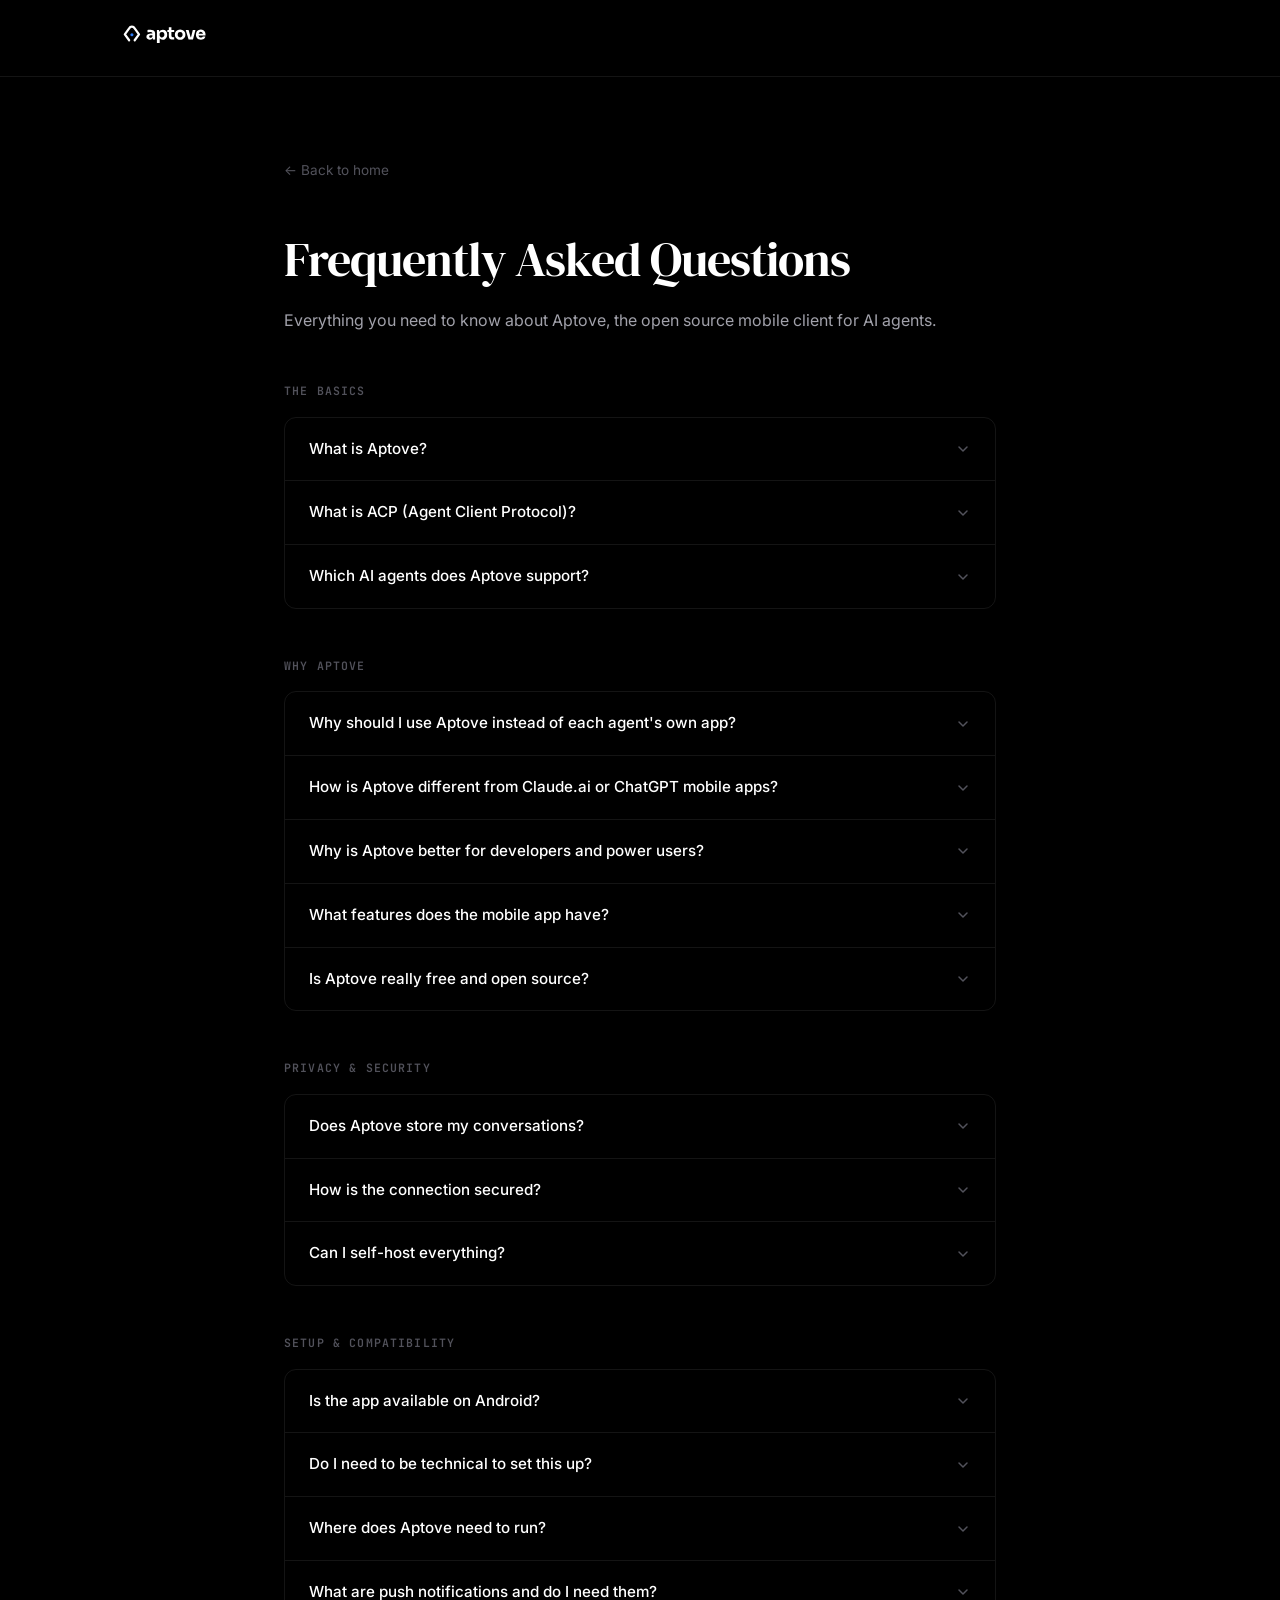
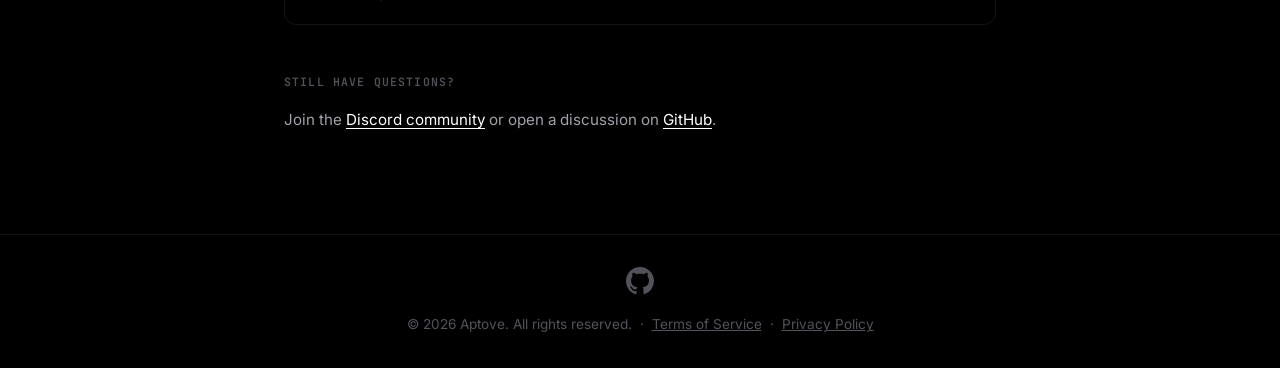
<file: faq.html>
<!DOCTYPE html>
<html lang="en">
<head>
    <meta charset="UTF-8">
    <meta name="viewport" content="width=device-width, initial-scale=1.0">
    <meta name="description" content="Aptove FAQ - Common questions about the open source AI agent mobile app">
    <title>FAQ - Aptove</title>
    <link rel="preconnect" href="https://fonts.googleapis.com">
    <link rel="preconnect" href="https://fonts.gstatic.com" crossorigin>
    <link href="https://fonts.googleapis.com/css2?family=DM+Serif+Display:ital@0;1&family=Inter:wght@300;400;500;600;700&family=JetBrains+Mono:wght@400;500;600&display=swap" rel="stylesheet">
    <link rel="icon" href="/favicon.svg" type="image/svg+xml" />
    <link rel="icon" href="/logo.png" type="image/png" />
    <link rel="stylesheet" href="styles.css?v=3">
    <style>
        .faq-page {
            max-width: 760px;
            margin: 0 auto;
            padding: 80px 24px 100px;
        }
        .faq-page h1 {
            font-family: 'DM Serif Display', Georgia, serif;
            font-size: clamp(2rem, 5vw, 3rem);
            font-weight: 400;
            letter-spacing: -0.02em;
            margin-bottom: 0.5rem;
        }
        .faq-page .faq-intro {
            font-size: 1rem;
            color: var(--text-2);
            line-height: 1.75;
            margin-bottom: 3rem;
        }
        .faq-section-label {
            font-family: 'JetBrains Mono', monospace;
            font-size: 0.72rem;
            font-weight: 600;
            letter-spacing: 0.1em;
            text-transform: uppercase;
            color: var(--text-3);
            margin-bottom: 1rem;
            margin-top: 3rem;
        }
        .faq-list {
            border: 1px solid var(--border);
            border-radius: 12px;
            overflow: hidden;
        }
        .faq-item {
            border-bottom: 1px solid var(--border);
        }
        .faq-item:last-child {
            border-bottom: none;
        }
        .faq-question {
            width: 100%;
            background: none;
            border: none;
            text-align: left;
            padding: 1.25rem 1.5rem;
            cursor: pointer;
            display: flex;
            justify-content: space-between;
            align-items: center;
            gap: 1rem;
            color: var(--text);
            font-family: 'Inter', sans-serif;
            font-size: 0.95rem;
            font-weight: 500;
            line-height: 1.5;
            transition: background-color 0.15s;
        }
        .faq-question:hover {
            background-color: rgba(255,255,255,0.03);
        }
        .faq-question[aria-expanded="true"] {
            background-color: rgba(255,255,255,0.04);
        }
        .faq-chevron {
            flex-shrink: 0;
            width: 16px;
            height: 16px;
            color: var(--text-3);
            transition: transform 0.25s ease;
        }
        .faq-question[aria-expanded="true"] .faq-chevron {
            transform: rotate(180deg);
        }
        .faq-answer {
            display: none;
            padding: 0 1.5rem 1.25rem;
            color: var(--text-2);
            font-size: 0.9rem;
            line-height: 1.8;
            border-top: 1px solid var(--border);
        }
        .faq-answer.open {
            display: block;
        }
        .faq-answer p {
            margin-bottom: 0.75rem;
        }
        .faq-answer p:last-child {
            margin-bottom: 0;
        }
        .faq-answer a {
            color: var(--text);
            text-decoration: underline;
            text-underline-offset: 3px;
        }
        .faq-answer code {
            font-family: 'JetBrains Mono', monospace;
            font-size: 0.82em;
            background: rgba(255,255,255,0.08);
            padding: 1px 5px;
            border-radius: 4px;
        }
        .faq-answer ul {
            margin: 0.5rem 0 0.75rem 1.25rem;
        }
        .faq-answer ul li {
            margin-bottom: 0.3rem;
        }
        .faq-back {
            display: inline-block;
            font-size: 0.85rem;
            color: var(--text-3);
            text-decoration: none;
            margin-bottom: 2.5rem;
            transition: color 0.2s;
        }
        .faq-back:hover {
            color: var(--text);
        }
    </style>
</head>
<body>
    <header>
        <nav class="navbar">
            <div class="container">
                <div class="logo">
                    <a href="/">
                        <img src="aptove-lockup.svg" alt="Aptove" class="logo-img">
                    </a>
                </div>
            </div>
        </nav>
    </header>

    <main>
        <div class="faq-page">
            <a href="/" class="faq-back">&larr; Back to home</a>
            <h1>Frequently Asked Questions</h1>
            <p class="faq-intro">Everything you need to know about Aptove, the open source mobile client for AI agents.</p>

            <div class="faq-section-label">The Basics</div>
            <div class="faq-list">
                <div class="faq-item">
                    <button class="faq-question" aria-expanded="false">
                        What is Aptove?
                        <svg class="faq-chevron" viewBox="0 0 16 16" fill="none" xmlns="http://www.w3.org/2000/svg"><path d="M4 6l4 4 4-4" stroke="currentColor" stroke-width="1.5" stroke-linecap="round" stroke-linejoin="round"/></svg>
                    </button>
                    <div class="faq-answer">
                        <p><strong>Aptove Mobile App</strong> is an open source iOS mobile app that lets you chat with any ACP-compatible AI agent from your phone. Think of it as a universal remote control for your AI agents: you bring the agents, Aptove brings the interface.</p>
                        <p>It pairs with <strong>Aptove Router</strong>, a lightweight Rust binary that runs on your machine alongside your agent and exposes it over a TLS-encrypted WebSocket.</p>
                    </div>
                </div>
                <div class="faq-item">
                    <button class="faq-question" aria-expanded="false">
                        What is ACP (Agent Client Protocol)?
                        <svg class="faq-chevron" viewBox="0 0 16 16" fill="none" xmlns="http://www.w3.org/2000/svg"><path d="M4 6l4 4 4-4" stroke="currentColor" stroke-width="1.5" stroke-linecap="round" stroke-linejoin="round"/></svg>
                    </button>
                    <div class="faq-answer">
                        <p><a href="https://agentclientprotocol.com/get-started/introduction" target="_blank">Agent Client Protocol (ACP)</a> is an open standard that defines how AI agents communicate with client applications. It decouples the agent from the interface, so any ACP-compatible client (like Aptove) can talk to any ACP-compatible agent.</p>
                        <p>This means you are never locked in to a single vendor's app to access your agent.</p>
                    </div>
                </div>
                <div class="faq-item">
                    <button class="faq-question" aria-expanded="false">
                        Which AI agents does Aptove support?
                        <svg class="faq-chevron" viewBox="0 0 16 16" fill="none" xmlns="http://www.w3.org/2000/svg"><path d="M4 6l4 4 4-4" stroke="currentColor" stroke-width="1.5" stroke-linecap="round" stroke-linejoin="round"/></svg>
                    </button>
                    <div class="faq-answer">
                        <p>Any agent that supports ACP or can be wrapped with an ACP-compatible bridge. Currently this includes:</p>
                        <ul>
                            <li>GitHub Copilot (<code>copilot --acp</code>)</li>
                            <li>Claude (<code>claude-code-acp</code>)</li>
                            <li>Google Gemini (<code>gemini --experimental-acp</code>)</li>
                            <li>OpenAI Codex (<code>codex-acp</code>)</li>
                            <li>Goose AI (<code>goose acp</code>)</li>
                            <li>Any custom agent that speaks ACP over stdio</li>
                        </ul>
                        <p>See the <a href="https://docs.aptove.com/aptove/agent" target="_blank">agent setup docs</a> for the full list and setup guides.</p>
                    </div>
                </div>
            </div>

            <div class="faq-section-label">Why Aptove</div>
            <div class="faq-list">
                <div class="faq-item">
                    <button class="faq-question" aria-expanded="false">
                        Why should I use Aptove instead of each agent's own app?
                        <svg class="faq-chevron" viewBox="0 0 16 16" fill="none" xmlns="http://www.w3.org/2000/svg"><path d="M4 6l4 4 4-4" stroke="currentColor" stroke-width="1.5" stroke-linecap="round" stroke-linejoin="round"/></svg>
                    </button>
                    <div class="faq-answer">
                        <p>Most AI apps are tightly coupled to a single vendor's model. If you use Claude Code, GitHub Copilot, and a custom internal agent, you end up juggling multiple apps with different UIs, notification settings, and subscriptions.</p>
                        <p>Aptove gives you one consistent interface for all of them. Add a new agent in seconds without installing a new app, and switch between agents in a single tap.</p>
                    </div>
                </div>
                <div class="faq-item">
                    <button class="faq-question" aria-expanded="false">
                        How is Aptove different from Claude.ai or ChatGPT mobile apps?
                        <svg class="faq-chevron" viewBox="0 0 16 16" fill="none" xmlns="http://www.w3.org/2000/svg"><path d="M4 6l4 4 4-4" stroke="currentColor" stroke-width="1.5" stroke-linecap="round" stroke-linejoin="round"/></svg>
                    </button>
                    <div class="faq-answer">
                        <p>Claude.ai and ChatGPT are hosted services locked to specific models. Aptove is a <em>client</em> that connects to any agent you choose to run, whether that's a frontier model API, a local model, or your own custom agent running on your own machine.</p>
                        <p>Your conversations go directly between your phone and your agent via Aptove. No third-party server sees your messages unless you explicitly configure one.</p>
                    </div>
                </div>
                <div class="faq-item">
                    <button class="faq-question" aria-expanded="false">
                        Why is Aptove better for developers and power users?
                        <svg class="faq-chevron" viewBox="0 0 16 16" fill="none" xmlns="http://www.w3.org/2000/svg"><path d="M4 6l4 4 4-4" stroke="currentColor" stroke-width="1.5" stroke-linecap="round" stroke-linejoin="round"/></svg>
                    </button>
                    <div class="faq-answer">
                        <p>Aptove is built for people who run their own agents: coding assistants, automation pipelines, personal AI assistants running on a home server. It lets you:</p>
                        <ul>
                            <li>Interact with long-running agentic tasks from your phone just by speaking to your agent</li>
                            <li>You have the freedom to do other things while your agent works in the background and Aptove Router sends push notifications when tasks are complete</li>
                            <li>Travel freely while staying connected. This works via Tailscale transport, allowing secure access to your agents from anywhere</li>
                            <li>Run multiple agents from different AI vendors simultaneously and manage them from one interface</li>
                            <li>File based configuration: Each folder in your computer can run a separate agent; allowing for organized and modular agent configurations</li>
                            <li>Super easy to setup and get running. Typically takes under 5 minutes.</li>
                        </ul>
                    </div>
                </div>
                <div class="faq-item">
                    <button class="faq-question" aria-expanded="false">
                        What features does the mobile app have?
                        <svg class="faq-chevron" viewBox="0 0 16 16" fill="none" xmlns="http://www.w3.org/2000/svg"><path d="M4 6l4 4 4-4" stroke="currentColor" stroke-width="1.5" stroke-linecap="round" stroke-linejoin="round"/></svg>
                    </button>
                    <div class="faq-answer">
                        <ul>
                            <li><strong>Streaming responses:</strong> agent output appears word-by-word as it arrives</li>
                            <li><strong>Markdown and code rendering:</strong> responses are rendered with syntax highlighting</li>
                            <li><strong>Voice input:</strong> dictate messages using iOS speech recognition; runs on-device when supported (iOS 17+), no subscription required</li>
                            <li><strong>Slash commands:</strong> type <code>/</code> to open a command picker for agent-defined commands</li>
                            <li><strong>Multi-agent:</strong> connect to multiple Aptove instances and switch between agents in one tap</li>
                            <li><strong>Session continuity:</strong> close the app and resume your conversation later; Aptove preserves the agent session</li>
                            <li><strong>Auto-reconnect:</strong> the app reconnects automatically on network changes or Aptove restarts</li>
                            <li><strong>Push notifications:</strong> get notified when your agent responds even when the app is backgrounded</li>
                            <li><strong>Memory:</strong> view and manage your agent's memory directly from the app; see what your agent remembers and clear entries when needed</li>
                            <li><strong>Computer file access:</strong> browse files and folders on your computer through the app; view what your agent is working with without switching to your desktop</li>
                            <li><strong>Scheduled tasks:</strong> create recurring or one-time tasks that your agent runs automatically on a schedule, even when you're away from your computer</li>
                        </ul>
                    </div>
                </div>
                <div class="faq-item">
                    <button class="faq-question" aria-expanded="false">
                        Is Aptove really free and open source?
                        <svg class="faq-chevron" viewBox="0 0 16 16" fill="none" xmlns="http://www.w3.org/2000/svg"><path d="M4 6l4 4 4-4" stroke="currentColor" stroke-width="1.5" stroke-linecap="round" stroke-linejoin="round"/></svg>
                    </button>
                    <div class="faq-answer">
                        <p>Yes. The iOS app and Aptove Router are open source on <a href="https://github.com/aptove" target="_blank">GitHub</a>. You can build and run your own version without restrictions. An App Store release is coming soon.</p>
                        <p>The hosted push relay is free for up to 5 agents, no credit card required. A self-hosted option is available if you prefer to operate your own infrastructure; it's also open source on <a href="https://github.com/aptove" target="_blank">GitHub</a>.</p>
                    </div>
                </div>
            </div>

            <div class="faq-section-label">Privacy &amp; Security</div>
            <div class="faq-list">
                <div class="faq-item">
                    <button class="faq-question" aria-expanded="false">
                        Does Aptove store my conversations?
                        <svg class="faq-chevron" viewBox="0 0 16 16" fill="none" xmlns="http://www.w3.org/2000/svg"><path d="M4 6l4 4 4-4" stroke="currentColor" stroke-width="1.5" stroke-linecap="round" stroke-linejoin="round"/></svg>
                    </button>
                    <div class="faq-answer">
                        <p>No. Messages travel directly between your mobile app and your Aptove Router over an encrypted WebSocket. Aptove infrastructure never sees the content of your conversations.</p>
                        <p>The push relay (if enabled) only receives a lightweight notification trigger from your Aptove Router, never the content of your conversations.</p>
                    </div>
                </div>
                <div class="faq-item">
                    <button class="faq-question" aria-expanded="false">
                        How is the connection secured?
                        <svg class="faq-chevron" viewBox="0 0 16 16" fill="none" xmlns="http://www.w3.org/2000/svg"><path d="M4 6l4 4 4-4" stroke="currentColor" stroke-width="1.5" stroke-linecap="round" stroke-linejoin="round"/></svg>
                    </button>
                    <div class="faq-answer">
                        <p>Local connections use TLS with a self-signed certificate generated by Aptove Router on first run. The QR code encodes the server address, a one-time 6-digit pairing code, and the SHA-256 certificate fingerprint. Scanning it authenticates the pairing and pins the cert in one step — no certificate authority required. Once paired, credentials are stored in the iOS Keychain.</p>
                        <p>Tailscale connections are end-to-end encrypted at the network layer, so no local certificate is needed there. Cloudflare tunnel connections terminate TLS at Cloudflare's edge. In all cases, Aptove Router never exposes your agent to the public internet unless you explicitly configure it to.</p>
                    </div>
                </div>
                <div class="faq-item">
                    <button class="faq-question" aria-expanded="false">
                        Can I self-host everything?
                        <svg class="faq-chevron" viewBox="0 0 16 16" fill="none" xmlns="http://www.w3.org/2000/svg"><path d="M4 6l4 4 4-4" stroke="currentColor" stroke-width="1.5" stroke-linecap="round" stroke-linejoin="round"/></svg>
                    </button>
                    <div class="faq-answer">
                        <p>Yes, completely. The Aptove Router runs on your own machine. If you also want self-hosted push notifications, you can deploy your own instance of <a href="https://github.com/aptove/cf-push-relay" target="_blank">cf-push-relay</a> on Cloudflare Workers and build the mobile apps from source with your own APNs/FCM credentials.</p>
                    </div>
                </div>
            </div>

            <div class="faq-section-label">Setup &amp; Compatibility</div>
            <div class="faq-list">
                <div class="faq-item">
                    <button class="faq-question" aria-expanded="false">
                        Is the app available on Android?
                        <svg class="faq-chevron" viewBox="0 0 16 16" fill="none" xmlns="http://www.w3.org/2000/svg"><path d="M4 6l4 4 4-4" stroke="currentColor" stroke-width="1.5" stroke-linecap="round" stroke-linejoin="round"/></svg>
                    </button>
                    <div class="faq-answer">
                        <p>Android is not yet available. It is planned for a future release. Follow <a href="https://github.com/aptove" target="_blank">GitHub</a> or join the <a href="https://discord.gg/gD7AMxBy9y" target="_blank">Discord</a> to be notified when it launches.</p>
                    </div>
                </div>
                <div class="faq-item">
                    <button class="faq-question" aria-expanded="false">
                        Do I need to be technical to set this up?
                        <svg class="faq-chevron" viewBox="0 0 16 16" fill="none" xmlns="http://www.w3.org/2000/svg"><path d="M4 6l4 4 4-4" stroke="currentColor" stroke-width="1.5" stroke-linecap="round" stroke-linejoin="round"/></svg>
                    </button>
                    <div class="faq-answer">
                        <p>You need to be comfortable running a terminal command to install Aptove. After that, Aptove has an interactive TUI that walks you through setup, and pairing is just scanning a QR code with your phone.</p>
                        <p>Connecting the agent itself requires following the guide for your specific agent (e.g., Claude Code, Copilot). See <a href="https://docs.aptove.com" target="_blank">docs.aptove.com</a> for step-by-step instructions.</p>
                    </div>
                </div>
                <div class="faq-item">
                    <button class="faq-question" aria-expanded="false">
                        Where does Aptove need to run?
                        <svg class="faq-chevron" viewBox="0 0 16 16" fill="none" xmlns="http://www.w3.org/2000/svg"><path d="M4 6l4 4 4-4" stroke="currentColor" stroke-width="1.5" stroke-linecap="round" stroke-linejoin="round"/></svg>
                    </button>
                    <div class="faq-answer">
                        <p>On any machine where your AI agent lives: your laptop, a home server, a cloud VM, or a remote workstation. Aptove supports macOS, Linux, and Windows.</p>
                        <p>For local connections Aptove and your phone just need to be on the same network. For remote access, install <a href="https://tailscale.com" target="_blank">Tailscale</a> on both the host machine and your phone.</p>
                        <p>You can run multiple Aptove instances simultaneously, one per project folder, and each appears as a separate agent in the app.</p>
                    </div>
                </div>
                <div class="faq-item">
                    <button class="faq-question" aria-expanded="false">
                        What are push notifications and do I need them?
                        <svg class="faq-chevron" viewBox="0 0 16 16" fill="none" xmlns="http://www.w3.org/2000/svg"><path d="M4 6l4 4 4-4" stroke="currentColor" stroke-width="1.5" stroke-linecap="round" stroke-linejoin="round"/></svg>
                    </button>
                    <div class="faq-answer">
                        <p>Push notifications are optional. When enabled, Aptove sends a notification to your phone as soon as your agent produces a response, even when the app is in the background.</p>
                        <p>This is especially useful for long-running agentic tasks: kick off a task, put your phone in your pocket, and get tapped when it's done. You can enable it with a few lines in your Aptove Router config or disable it entirely if you prefer.</p>
                    </div>
                </div>
            </div>

            <div class="faq-section-label">Still have questions?</div>
            <p style="color:var(--text-2);font-size:0.95rem;line-height:1.75;">
                Join the <a href="https://discord.gg/gD7AMxBy9y" target="_blank" style="color:var(--text);text-decoration:underline;text-underline-offset:3px;">Discord community</a> or open a discussion on <a href="https://github.com/orgs/aptove/discussions" target="_blank" style="color:var(--text);text-decoration:underline;text-underline-offset:3px;">GitHub</a>.
            </p>
        </div>
    </main>

    <footer>
        <div class="container">
            <a href="https://github.com/aptove" target="_blank" class="footer-github" aria-label="Aptove on GitHub">
                <svg xmlns="http://www.w3.org/2000/svg" viewBox="0 0 24 24" width="28" height="28" fill="currentColor">
                    <path d="M12 0C5.37 0 0 5.37 0 12c0 5.31 3.435 9.795 8.205 11.385.6.105.825-.255.825-.57 0-.285-.015-1.23-.015-2.235-3.015.555-3.795-.735-4.035-1.41-.135-.345-.72-1.41-1.23-1.695-.42-.225-1.02-.78-.015-.795.945-.015 1.62.87 1.845 1.23 1.08 1.815 2.805 1.305 3.495.99.105-.78.42-1.305.765-1.605-2.67-.3-5.46-1.335-5.46-5.925 0-1.305.465-2.385 1.23-3.225-.12-.3-.54-1.53.12-3.18 0 0 1.005-.315 3.3 1.23.96-.27 1.98-.405 3-.405s2.04.135 3 .405c2.295-1.56 3.3-1.23 3.3-1.23.66 1.65.24 2.88.12 3.18.765.84 1.23 1.905 1.23 3.225 0 4.605-2.805 5.625-5.475 5.925.435.375.81 1.095.81 2.22 0 1.605-.015 2.895-.015 3.3 0 .315.225.69.825.57A12.02 12.02 0 0 0 24 12c0-6.63-5.37-12-12-12z"/>
                </svg>
            </a>
            <p>&copy; 2026 Aptove. All rights reserved. &nbsp;&middot;&nbsp; <a href="/terms.html" style="color:inherit;">Terms of Service</a> &nbsp;&middot;&nbsp; <a href="/privacy.html" style="color:inherit;">Privacy Policy</a></p>
        </div>
    </footer>

<script>
document.querySelectorAll('.faq-question').forEach(function(btn) {
    btn.addEventListener('click', function() {
        var expanded = this.getAttribute('aria-expanded') === 'true';
        var answer = this.nextElementSibling;
        this.setAttribute('aria-expanded', expanded ? 'false' : 'true');
        answer.classList.toggle('open', !expanded);
    });
});
</script>
</body>
</html>
</file>
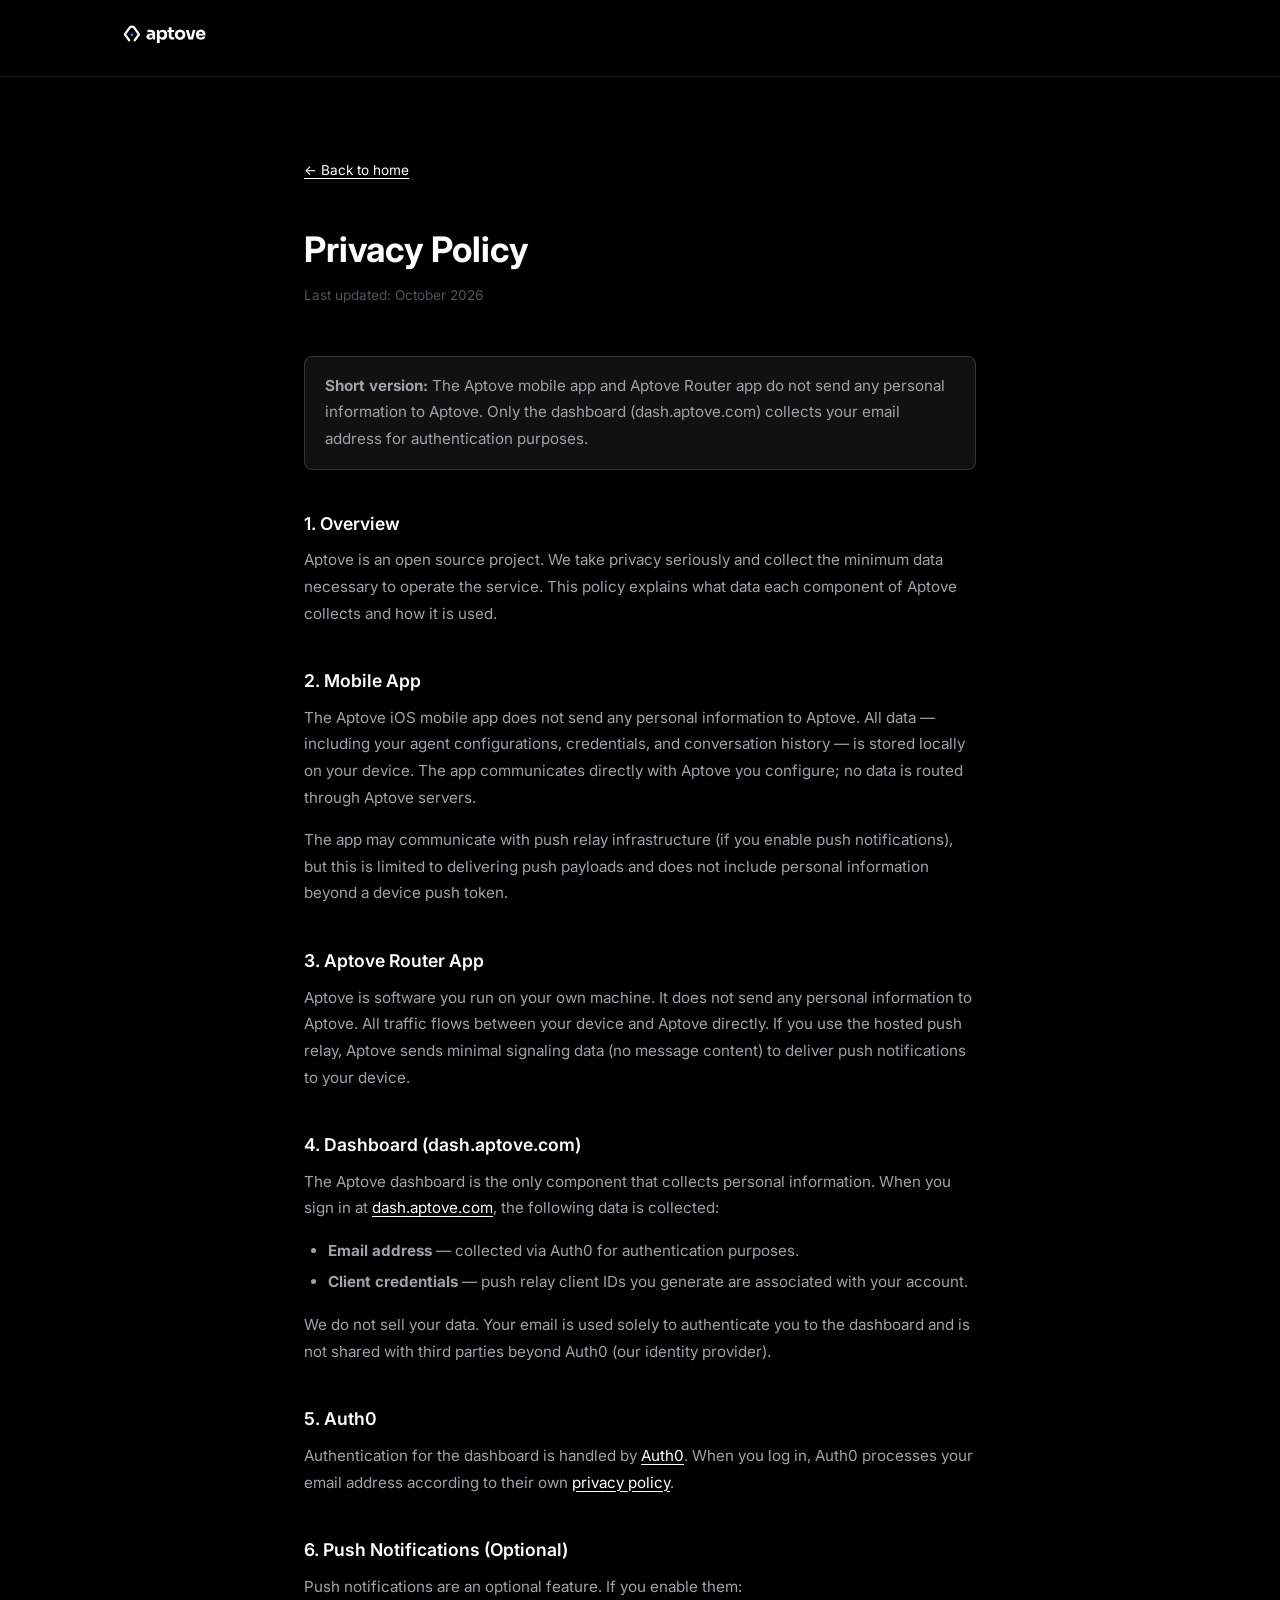
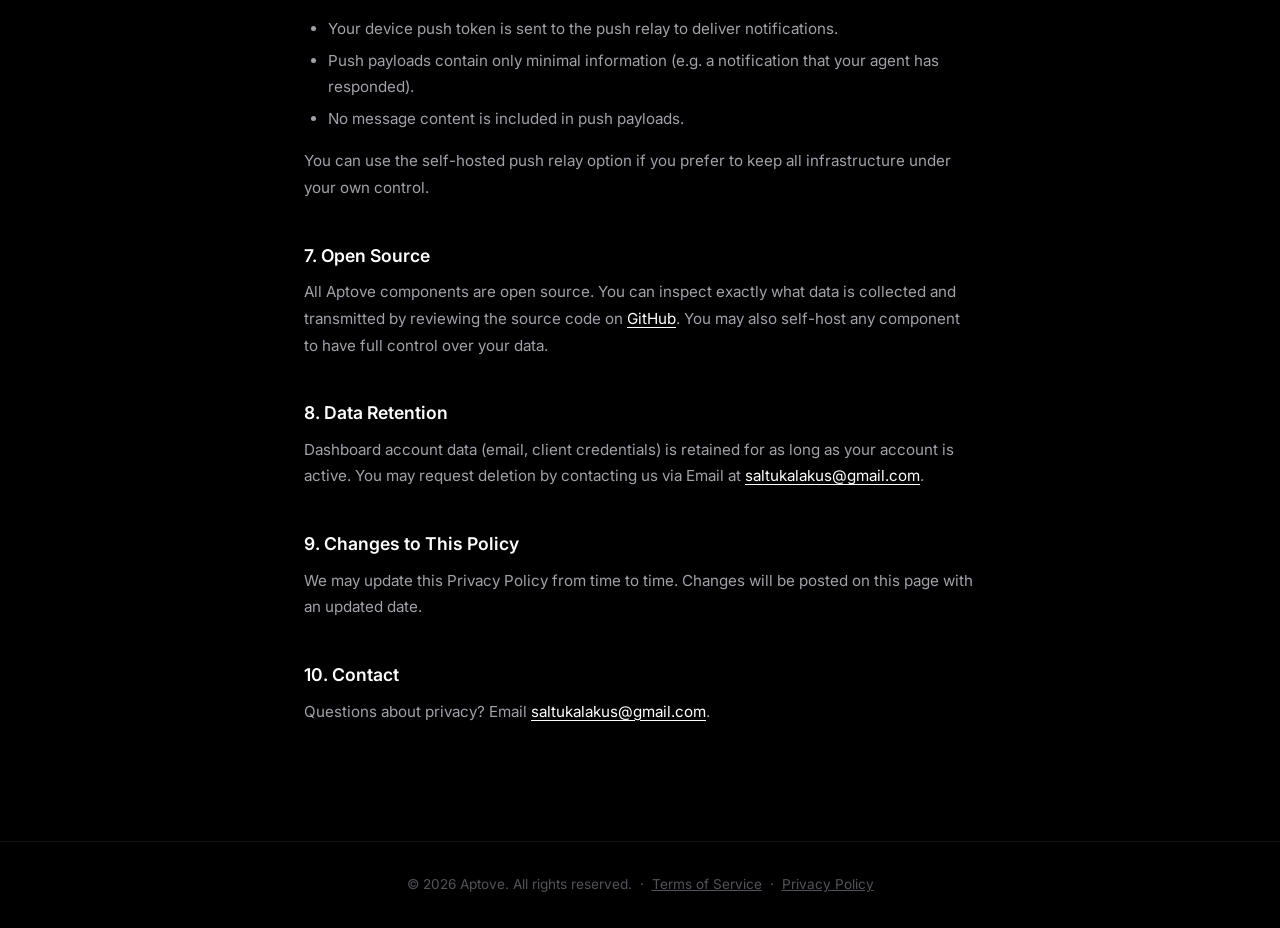
<file: privacy.html>
<!DOCTYPE html>
<html lang="en">
<head>
    <meta charset="UTF-8">
    <meta name="viewport" content="width=device-width, initial-scale=1.0">
    <meta name="description" content="Aptove Privacy Policy">
    <title>Privacy Policy - Aptove</title>
    <link rel="preconnect" href="https://fonts.googleapis.com">
    <link rel="preconnect" href="https://fonts.gstatic.com" crossorigin>
    <link href="https://fonts.googleapis.com/css2?family=DM+Serif+Display:ital@0;1&family=Inter:wght@300;400;500;600;700&family=JetBrains+Mono:wght@400;500;600&display=swap" rel="stylesheet">
    <link rel="icon" href="/favicon.svg" type="image/svg+xml" />
    <link rel="icon" href="/logo.png" type="image/png" />
    <link rel="stylesheet" href="styles.css?v=3">
    <style>
        .legal-page {
            max-width: 720px;
            margin: 0 auto;
            padding: 80px 24px 100px;
        }
        .legal-page h1 {
            font-size: 2.2rem;
            font-weight: 700;
            margin-bottom: 0.4rem;
        }
        .legal-page .last-updated {
            font-size: 0.85rem;
            color: var(--text-3);
            margin-bottom: 3rem;
        }
        .legal-page h2 {
            font-size: 1.1rem;
            font-weight: 600;
            margin-top: 2.5rem;
            margin-bottom: 0.6rem;
            color: var(--text);
        }
        .legal-page p {
            font-size: 0.95rem;
            color: var(--text-2);
            line-height: 1.75;
            margin-bottom: 1rem;
        }
        .legal-page ul {
            margin: 0 0 1rem 1.5rem;
        }
        .legal-page ul li {
            font-size: 0.95rem;
            color: var(--text-2);
            line-height: 1.75;
            margin-bottom: 0.3rem;
        }
        .legal-page a {
            color: var(--text);
            text-decoration: underline;
            text-underline-offset: 3px;
        }
        .legal-back {
            display: inline-block;
            font-size: 0.85rem;
            color: var(--text-3);
            text-decoration: none;
            margin-bottom: 2.5rem;
            transition: color 0.2s;
        }
        .legal-back:hover {
            color: var(--text);
        }
        .highlight-box {
            background: var(--bg-2);
            border: 1px solid var(--border-strong);
            border-radius: 8px;
            padding: 1rem 1.25rem;
            margin-bottom: 1rem;
        }
        .highlight-box p {
            margin-bottom: 0;
        }
    </style>
</head>
<body>
    <header>
        <nav class="navbar">
            <div class="container">
                <div class="logo">
                    <a href="/">
                        <img src="aptove-lockup.svg" alt="Aptove" class="logo-img">
                    </a>
                </div>
            </div>
        </nav>
    </header>

    <main>
        <div class="legal-page">
            <a href="/" class="legal-back">&larr; Back to home</a>
            <h1>Privacy Policy</h1>
            <p class="last-updated">Last updated: October 2026</p>

            <div class="highlight-box">
                <p><strong>Short version:</strong> The Aptove mobile app and Aptove Router app do not send any personal information to Aptove. Only the dashboard (dash.aptove.com) collects your email address for authentication purposes.</p>
            </div>

            <h2>1. Overview</h2>
            <p>Aptove is an open source project. We take privacy seriously and collect the minimum data necessary to operate the service. This policy explains what data each component of Aptove collects and how it is used.</p>

            <h2>2. Mobile App</h2>
            <p>The Aptove iOS mobile app does not send any personal information to Aptove. All data — including your agent configurations, credentials, and conversation history — is stored locally on your device. The app communicates directly with Aptove you configure; no data is routed through Aptove servers.</p>
            <p>The app may communicate with push relay infrastructure (if you enable push notifications), but this is limited to delivering push payloads and does not include personal information beyond a device push token.</p>

            <h2>3. Aptove Router App</h2>
            <p>Aptove is software you run on your own machine. It does not send any personal information to Aptove. All traffic flows between your device and Aptove directly. If you use the hosted push relay, Aptove sends minimal signaling data (no message content) to deliver push notifications to your device.</p>

            <h2>4. Dashboard (dash.aptove.com)</h2>
            <p>The Aptove dashboard is the only component that collects personal information. When you sign in at <a href="https://dash.aptove.com" target="_blank">dash.aptove.com</a>, the following data is collected:</p>
            <ul>
                <li><strong>Email address</strong> — collected via Auth0 for authentication purposes.</li>
                <li><strong>Client credentials</strong> — push relay client IDs you generate are associated with your account.</li>
            </ul>
            <p>We do not sell your data. Your email is used solely to authenticate you to the dashboard and is not shared with third parties beyond Auth0 (our identity provider).</p>

            <h2>5. Auth0</h2>
            <p>Authentication for the dashboard is handled by <a href="https://auth0.com" target="_blank">Auth0</a>. When you log in, Auth0 processes your email address according to their own <a href="https://auth0.com/privacy" target="_blank">privacy policy</a>.</p>

            <h2>6. Push Notifications (Optional)</h2>
            <p>Push notifications are an optional feature. If you enable them:</p>
            <ul>
                <li>Your device push token is sent to the push relay to deliver notifications.</li>
                <li>Push payloads contain only minimal information (e.g. a notification that your agent has responded).</li>
                <li>No message content is included in push payloads.</li>
            </ul>
            <p>You can use the self-hosted push relay option if you prefer to keep all infrastructure under your own control.</p>

            <h2>7. Open Source</h2>
            <p>All Aptove components are open source. You can inspect exactly what data is collected and transmitted by reviewing the source code on <a href="https://github.com/aptove" target="_blank">GitHub</a>. You may also self-host any component to have full control over your data.</p>

            <h2>8. Data Retention</h2>
            <p>Dashboard account data (email, client credentials) is retained for as long as your account is active. You may request deletion by contacting us via Email at <a href="mailto:saltukalakus@gmail.com">saltukalakus@gmail.com</a>.</p>

            <h2>9. Changes to This Policy</h2>
            <p>We may update this Privacy Policy from time to time. Changes will be posted on this page with an updated date.</p>

            <h2>10. Contact</h2>
            <p>Questions about privacy? Email <a href="mailto:saltukalakus@gmail.com">saltukalakus@gmail.com</a>.</p>
        </div>
    </main>

    <footer>
        <div class="container">
            <p>&copy; 2026 Aptove. All rights reserved. &nbsp;·&nbsp; <a href="/terms.html" style="color:inherit;">Terms of Service</a> &nbsp;·&nbsp; <a href="/privacy.html" style="color:inherit;">Privacy Policy</a></p>
        </div>
    </footer>
</body>
</html>
</file>
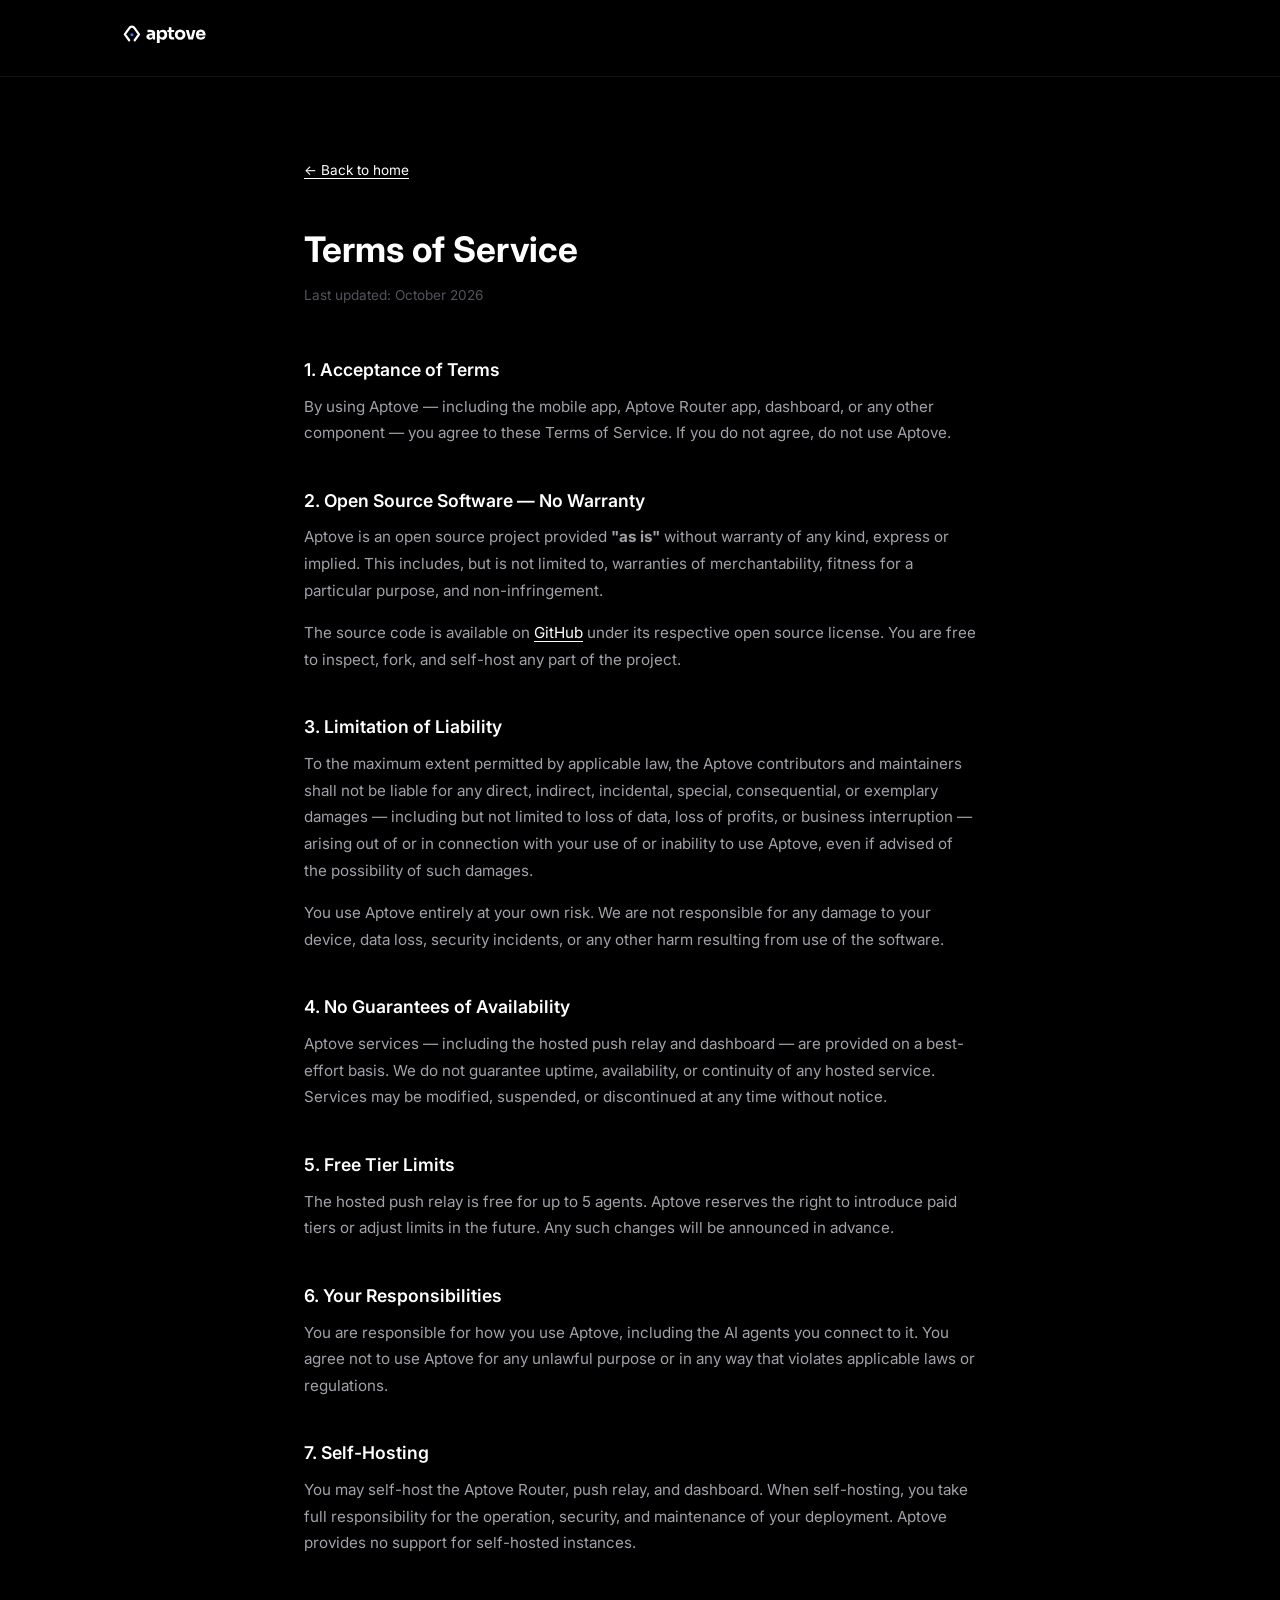
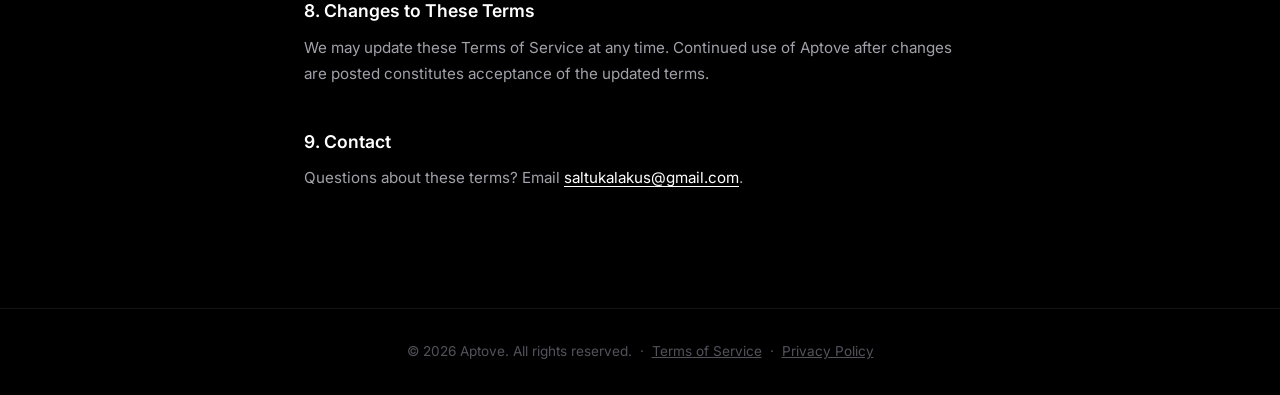
<file: terms.html>
<!DOCTYPE html>
<html lang="en">
<head>
    <meta charset="UTF-8">
    <meta name="viewport" content="width=device-width, initial-scale=1.0">
    <meta name="description" content="Aptove Terms of Service">
    <title>Terms of Service - Aptove</title>
    <link rel="preconnect" href="https://fonts.googleapis.com">
    <link rel="preconnect" href="https://fonts.gstatic.com" crossorigin>
    <link href="https://fonts.googleapis.com/css2?family=DM+Serif+Display:ital@0;1&family=Inter:wght@300;400;500;600;700&family=JetBrains+Mono:wght@400;500;600&display=swap" rel="stylesheet">
    <link rel="icon" href="/favicon.svg" type="image/svg+xml" />
    <link rel="icon" href="/logo.png" type="image/png" />
    <link rel="stylesheet" href="styles.css?v=3">
    <style>
        .legal-page {
            max-width: 720px;
            margin: 0 auto;
            padding: 80px 24px 100px;
        }
        .legal-page h1 {
            font-size: 2.2rem;
            font-weight: 700;
            margin-bottom: 0.4rem;
        }
        .legal-page .last-updated {
            font-size: 0.85rem;
            color: var(--text-3);
            margin-bottom: 3rem;
        }
        .legal-page h2 {
            font-size: 1.1rem;
            font-weight: 600;
            margin-top: 2.5rem;
            margin-bottom: 0.6rem;
            color: var(--text);
        }
        .legal-page p {
            font-size: 0.95rem;
            color: var(--text-2);
            line-height: 1.75;
            margin-bottom: 1rem;
        }
        .legal-page a {
            color: var(--text);
            text-decoration: underline;
            text-underline-offset: 3px;
        }
        .legal-back {
            display: inline-block;
            font-size: 0.85rem;
            color: var(--text-3);
            text-decoration: none;
            margin-bottom: 2.5rem;
            transition: color 0.2s;
        }
        .legal-back:hover {
            color: var(--text);
        }
    </style>
</head>
<body>
    <header>
        <nav class="navbar">
            <div class="container">
                <div class="logo">
                    <a href="/">
                        <img src="aptove-lockup.svg" alt="Aptove" class="logo-img">
                    </a>
                </div>
            </div>
        </nav>
    </header>

    <main>
        <div class="legal-page">
            <a href="/" class="legal-back">&larr; Back to home</a>
            <h1>Terms of Service</h1>
            <p class="last-updated">Last updated: October 2026</p>

            <h2>1. Acceptance of Terms</h2>
            <p>By using Aptove — including the mobile app, Aptove Router app, dashboard, or any other component — you agree to these Terms of Service. If you do not agree, do not use Aptove.</p>

            <h2>2. Open Source Software — No Warranty</h2>
            <p>Aptove is an open source project provided <strong>"as is"</strong> without warranty of any kind, express or implied. This includes, but is not limited to, warranties of merchantability, fitness for a particular purpose, and non-infringement.</p>
            <p>The source code is available on <a href="https://github.com/aptove" target="_blank">GitHub</a> under its respective open source license. You are free to inspect, fork, and self-host any part of the project.</p>

            <h2>3. Limitation of Liability</h2>
            <p>To the maximum extent permitted by applicable law, the Aptove contributors and maintainers shall not be liable for any direct, indirect, incidental, special, consequential, or exemplary damages — including but not limited to loss of data, loss of profits, or business interruption — arising out of or in connection with your use of or inability to use Aptove, even if advised of the possibility of such damages.</p>
            <p>You use Aptove entirely at your own risk. We are not responsible for any damage to your device, data loss, security incidents, or any other harm resulting from use of the software.</p>

            <h2>4. No Guarantees of Availability</h2>
            <p>Aptove services — including the hosted push relay and dashboard — are provided on a best-effort basis. We do not guarantee uptime, availability, or continuity of any hosted service. Services may be modified, suspended, or discontinued at any time without notice.</p>

            <h2>5. Free Tier Limits</h2>
            <p>The hosted push relay is free for up to 5 agents. Aptove reserves the right to introduce paid tiers or adjust limits in the future. Any such changes will be announced in advance.</p>

            <h2>6. Your Responsibilities</h2>
            <p>You are responsible for how you use Aptove, including the AI agents you connect to it. You agree not to use Aptove for any unlawful purpose or in any way that violates applicable laws or regulations.</p>

            <h2>7. Self-Hosting</h2>
            <p>You may self-host the Aptove Router, push relay, and dashboard. When self-hosting, you take full responsibility for the operation, security, and maintenance of your deployment. Aptove provides no support for self-hosted instances.</p>

            <h2>8. Changes to These Terms</h2>
            <p>We may update these Terms of Service at any time. Continued use of Aptove after changes are posted constitutes acceptance of the updated terms.</p>

            <h2>9. Contact</h2>
            <p>Questions about these terms? Email <a href="mailto:saltukalakus@gmail.com">saltukalakus@gmail.com</a>.</p>
        </div>
    </main>

    <footer>
        <div class="container">
            <p>&copy; 2026 Aptove. All rights reserved. &nbsp;·&nbsp; <a href="/terms.html" style="color:inherit;">Terms of Service</a> &nbsp;·&nbsp; <a href="/privacy.html" style="color:inherit;">Privacy Policy</a></p>
        </div>
    </footer>
</body>
</html>
</file>
<file: styles.css>
/* Reset and Base */
* {
    margin: 0;
    padding: 0;
    box-sizing: border-box;
}

:root {
    --bg:           #000000;
    --bg-1:         #0a0a0a;
    --bg-2:         #111111;
    --text:         #ffffff;
    --text-2:       #a1a1aa;
    --text-3:       #52525b;
    --border:       rgba(255, 255, 255, 0.08);
    --border-strong: rgba(255, 255, 255, 0.15);
}

body {
    font-family: 'Inter', -apple-system, BlinkMacSystemFont, sans-serif;
    line-height: 1.6;
    color: var(--text);
    background-color: var(--bg);
    -webkit-font-smoothing: antialiased;
    -moz-osx-font-smoothing: grayscale;
}

.container {
    max-width: 1100px;
    margin: 0 auto;
    padding: 0 24px;
}

/* ── Navigation ─────────────────────────────────────────── */
.navbar {
    background-color: rgba(0, 0, 0, 0.85);
    backdrop-filter: blur(12px);
    -webkit-backdrop-filter: blur(12px);
    position: sticky;
    top: 0;
    z-index: 1000;
    border-bottom: 1px solid var(--border);
}

.navbar .container {
    display: flex;
    justify-content: space-between;
    align-items: center;
    padding: 1rem 24px;
}

.logo {
    display: flex;
    align-items: center;
}

.logo-img {
    height: 36px;
    width: auto;
}

.nav-links {
    display: flex;
    list-style: none;
    gap: 2rem;
}

.nav-links a {
    text-decoration: none;
    color: var(--text-2);
    font-size: 0.85rem;
    font-weight: 500;
    font-family: 'JetBrains Mono', monospace;
    letter-spacing: 0.02em;
    transition: color 0.2s ease;
}

.nav-links a:hover {
    color: var(--text);
}

.nav-actions {
    display: flex;
    align-items: center;
    gap: 0.5rem;
}

.nav-cta {
    font-family: 'JetBrains Mono', monospace;
    font-size: 0.8rem;
    font-weight: 600;
    color: var(--text);
    text-decoration: none;
    padding: 0.4rem 0.9rem;
    border: 1px solid var(--border-strong);
    border-radius: 6px;
    transition: background-color 0.2s ease, border-color 0.2s ease;
}

.nav-cta:hover {
    background-color: rgba(255, 255, 255, 0.06);
    border-color: rgba(255, 255, 255, 0.3);
}

.nav-login {
    font-family: 'JetBrains Mono', monospace;
    font-size: 0.8rem;
    font-weight: 600;
    color: var(--bg);
    background-color: var(--text);
    text-decoration: none;
    padding: 0.4rem 0.9rem;
    border: 1px solid var(--text);
    border-radius: 6px;
    transition: opacity 0.2s ease;
}

.nav-login:hover {
    opacity: 0.85;
}

/* ── Hero ────────────────────────────────────────────────── */
.hero {
    padding: 8rem 0 6rem;
    text-align: center;
    position: relative;
    overflow: hidden;
}

.hero::before {
    content: '';
    position: absolute;
    top: -200px;
    left: 50%;
    transform: translateX(-50%);
    width: 700px;
    height: 500px;
    background: radial-gradient(ellipse at center, rgba(255, 255, 255, 0.035) 0%, transparent 65%);
    pointer-events: none;
}

.hero-badge {
    display: inline-block;
    font-family: 'JetBrains Mono', monospace;
    font-size: 0.72rem;
    font-weight: 500;
    color: var(--text-2);
    border: 1px solid var(--border-strong);
    border-radius: 4px;
    padding: 0.28rem 0.75rem;
    margin-bottom: 2.25rem;
    letter-spacing: 0.06em;
}

.hero h1 {
    font-family: 'DM Serif Display', Georgia, serif;
    font-size: clamp(3rem, 7vw, 5.5rem);
    font-weight: 400;
    line-height: 1.08;
    letter-spacing: -0.02em;
    color: var(--text);
    margin-bottom: 1.5rem;
}

/* ── Hero Rotator ─────────────────────────────────────────── */
.hero-rotator {
    display: inline-block;
    vertical-align: baseline;
    white-space: nowrap;
}

@keyframes heroRotatorOut {
    to { opacity: 0; transform: translateY(-0.15em); }
}

@keyframes heroRotatorIn {
    from { opacity: 0; transform: translateY(0.15em); }
    to   { opacity: 1; transform: translateY(0); }
}

.hero-rotator--out {
    animation: heroRotatorOut 0.3s ease forwards;
}

.hero-rotator--in {
    animation: heroRotatorIn 0.36s ease forwards;
}

.hero-rotator-logo {
    display: inline-block;
    width: 0.72em;
    height: 0.72em;
    vertical-align: -0.08em;
    margin-right: 0.1em;
}

.hero-rotator-logo svg {
    width: 100%;
    height: 100%;
    display: block;
}

.hero-rotator-name {
    display: inline;
}

.hero-description {
    font-size: 1.05rem;
    color: var(--text-2);
    max-width: 800px;
    margin: 0 auto 2.5rem;
    line-height: 1.75;
}

.hero-video-wrapper {
    max-width: 760px;
    margin: 0 auto 2.5rem;
    border-radius: 12px;
    overflow: hidden;
    border: 1px solid var(--border-strong);
}

.hero-video-wrapper video {
    width: 100%;
    display: block;
}

.cta-buttons {
    display: flex;
    gap: 0.75rem;
    justify-content: center;
    flex-wrap: wrap;
}

.cta-button {
    display: inline-block;
    padding: 0.7rem 1.6rem;
    text-decoration: none;
    border-radius: 8px;
    font-weight: 600;
    font-size: 0.9rem;
    font-family: 'Inter', sans-serif;
    transition: opacity 0.2s ease, background-color 0.2s ease, border-color 0.2s ease;
}

.cta-button.primary {
    background-color: var(--text);
    color: var(--bg);
}

.cta-button.primary:hover {
    opacity: 0.85;
}

.cta-button.secondary {
    background-color: transparent;
    border: 1px solid var(--border-strong);
    color: var(--text);
}

.cta-button.secondary:hover {
    background-color: rgba(255, 255, 255, 0.06);
    border-color: rgba(255, 255, 255, 0.3);
}

/* ── Architecture Diagram ────────────────────────────────── */
.how-it-works {
    padding: 5rem 0;
    border-top: 1px solid var(--border);
}

.arch-diagram-wrapper {
    background: var(--bg-1);
    border: 1px solid var(--border);
    border-radius: 16px;
    padding: 2rem 1.5rem;
    overflow-x: auto;
}

.arch-svg {
    width: 100%;
    max-width: 840px;
    display: block;
    margin: 0 auto;
}

.arch-node-link {
    cursor: pointer;
}

.arch-node-link:hover rect {
    filter: brightness(1.5);
}

.aptove-glow-ring {
    animation: aptove-pulse 3s ease-in-out infinite;
}

@keyframes aptove-pulse {
    0%, 100% { stroke-width: 1; opacity: 0.12; }
    50%       { stroke-width: 4; opacity: 0.38; }
}

/* ── Push Notifications Section ──────────────────────────── */
.push-section {
    padding: 5rem 0;
    border-top: 1px solid var(--border);
}

.push-options {
    display: flex;
    align-items: flex-start;
    gap: 0;
    margin-top: 2.5rem;
    background: var(--bg-1);
    border: 1px solid var(--border);
    border-radius: 16px;
    overflow: hidden;
}

.push-option {
    flex: 1;
    padding: 2rem;
}

.push-option p {
    color: var(--text-2);
    font-size: 0.9rem;
    line-height: 1.7;
    margin: 0;
}

.push-option p a {
    color: #fb923c;
    text-decoration: none;
}

.push-option p a:hover {
    text-decoration: underline;
}

.push-option p code {
    font-family: 'JetBrains Mono', monospace;
    font-size: 0.82em;
    background: rgba(255,255,255,0.08);
    padding: 1px 5px;
    border-radius: 4px;
}

.push-option-label {
    font-size: 0.75rem;
    font-family: 'JetBrains Mono', monospace;
    font-weight: 600;
    letter-spacing: 0.08em;
    text-transform: uppercase;
    color: #fb923c;
    margin-bottom: 0.75rem;
}

.push-option-divider {
    display: flex;
    align-items: center;
    justify-content: center;
    width: 48px;
    flex-shrink: 0;
    color: var(--text-3, rgba(255,255,255,0.25));
    font-size: 0.75rem;
    font-family: 'JetBrains Mono', monospace;
    border-left: 1px solid var(--border);
    border-right: 1px solid var(--border);
    background: rgba(255,255,255,0.02);
    writing-mode: vertical-rl;
    letter-spacing: 0.2em;
}

/* ── Demo Panels ─────────────────────────────────────────── */
.about {
    padding: 6rem 0;
    border-top: 1px solid var(--border);
}

.section-heading {
    font-family: 'DM Serif Display', Georgia, serif;
    font-size: clamp(2rem, 4vw, 3rem);
    font-weight: 400;
    text-align: center;
    color: var(--text);
    margin-bottom: 0.75rem;
    letter-spacing: -0.02em;
}

.section-title {
    font-family: 'DM Serif Display', Georgia, serif;
    font-size: 2.5rem;
    font-weight: 400;
    text-align: center;
    color: var(--text);
    margin-bottom: 0.75rem;
    letter-spacing: -0.02em;
}

.section-sub {
    text-align: center;
    color: var(--text-2);
    font-size: 1rem;
    max-width: 800px;
    margin: 0 auto 3.5rem;
    line-height: 1.75;
}

.demo-panels {
    display: grid;
    grid-template-columns: 1fr 1.25fr 1fr;
    gap: 0;
    background: var(--border);
    border: 1px solid var(--border);
    border-radius: 16px;
    overflow: hidden;
}

.demo-panel {
    background: var(--bg-1);
    padding: 2rem;
    display: flex;
    flex-direction: column;
    gap: 1.25rem;
}

.demo-panel + .demo-panel {
    border-left: 1px solid var(--border);
}

.demo-panel-featured {
    background: var(--bg-2);
}

.demo-panel-header {
    padding-bottom: 0.85rem;
    border-bottom: 1px solid var(--border);
}

.mono-label {
    font-family: 'JetBrains Mono', monospace;
    font-size: 0.78rem;
    font-weight: 500;
    color: var(--text-3);
    letter-spacing: 0.04em;
}

.demo-panel-body {
    flex: 1;
    display: flex;
    flex-direction: column;
    gap: 0;
}

.demo-panel-body h3 {
    font-family: 'DM Serif Display', Georgia, serif;
    font-size: 1.45rem;
    font-weight: 400;
    color: var(--text);
    margin-bottom: 0.6rem;
    letter-spacing: -0.01em;
    line-height: 1.3;
}

.demo-panel-body > p {
    color: var(--text-2);
    font-size: 0.875rem;
    line-height: 1.7;
}

.demo-list-item {
    display: flex;
    align-items: center;
    gap: 0.6rem;
    padding: 0.5rem 0;
    font-size: 0.9rem;
    color: var(--text);
    border-bottom: 1px solid var(--border);
}

.demo-list-item:last-child {
    border-bottom: none;
}

.demo-dot {
    width: 7px;
    height: 7px;
    border-radius: 50%;
    flex-shrink: 0;
}

.demo-panel-desc {
    font-size: 0.825rem;
    color: var(--text-3);
    line-height: 1.65;
}

.demo-tags {
    display: flex;
    flex-wrap: wrap;
    gap: 0.45rem;
    margin-top: 1.25rem;
}

.demo-tag {
    font-family: 'JetBrains Mono', monospace;
    font-size: 0.72rem;
    color: var(--text-2);
    border: 1px solid var(--border-strong);
    border-radius: 4px;
    padding: 0.2rem 0.55rem;
    letter-spacing: 0.02em;
}

/* ── Contact ─────────────────────────────────────────────── */
.contact {
    padding: 6rem 0;
    border-top: 1px solid var(--border);
}

.contact h2 {
    font-family: 'DM Serif Display', Georgia, serif;
    font-size: 2.5rem;
    font-weight: 400;
    text-align: center;
    margin-bottom: 2rem;
    color: var(--text);
    letter-spacing: -0.02em;
}

.contact-content {
    max-width: 480px;
    margin: 0 auto;
    text-align: center;
}

.contact-content > p {
    font-size: 1rem;
    color: var(--text-2);
    margin-bottom: 2rem;
}

.contact-info {
    margin-top: 1.5rem;
}

.contact-info p {
    font-size: 1rem;
    margin-bottom: 1rem;
    color: var(--text-2);
}

.contact-info a {
    color: var(--text);
    text-decoration: none;
    border-bottom: 1px solid var(--border-strong);
    padding-bottom: 1px;
    transition: border-color 0.2s ease;
}

.contact-info a:hover {
    border-color: var(--text);
}

/* ── Footer ──────────────────────────────────────────────── */
footer {
    background-color: var(--bg);
    color: var(--text-3);
    text-align: center;
    padding: 2rem 0;
    border-top: 1px solid var(--border);
}

footer p {
    font-size: 0.85rem;
}

.footer-github {
    display: inline-block;
    color: var(--text-3);
    margin-bottom: 0.75rem;
    transition: color 0.2s ease;
}

.footer-github:hover {
    color: var(--text);
}

/* ── Install Section ─────────────────────────────────────── */
.install-section {
    padding: 5rem 0;
    border-top: 1px solid var(--border);
}

.install-blocks {
    display: flex;
    flex-direction: column;
    gap: 1rem;
    margin: 2rem auto 0;
}

.install-block {
    background: var(--bg-2);
    border: 1px solid var(--border-strong);
    border-radius: 10px;
    overflow: hidden;
}

.install-block-label {
    font-size: 0.78rem;
    font-weight: 600;
    color: var(--text-3);
    text-transform: uppercase;
    letter-spacing: 0.06em;
    padding: 0.6rem 1rem 0.4rem;
    border-bottom: 1px solid var(--border);
}

.install-code-wrap {
    display: flex;
    align-items: center;
    gap: 0.75rem;
    padding: 0.75rem 1rem;
}

.install-code {
    flex: 1;
    font-family: 'JetBrains Mono', monospace;
    font-size: 0.82rem;
    color: var(--text);
    background: none;
    border: none;
    margin: 0;
    padding: 0;
    white-space: pre-wrap;
    word-break: break-all;
    line-height: 1.6;
}

.install-copy-btn {
    flex-shrink: 0;
    font-size: 0.78rem;
    font-weight: 500;
    color: var(--text-3);
    background: none;
    border: 1px solid var(--border-strong);
    border-radius: 5px;
    padding: 0.3rem 0.65rem;
    cursor: pointer;
    transition: color 0.2s, border-color 0.2s;
}

.install-copy-btn:hover {
    color: var(--text);
    border-color: var(--text-3);
}

.install-alt {
    text-align: center;
    font-size: 0.88rem;
    color: var(--text-3);
    margin-top: 1.25rem;
}

.install-alt a {
    color: var(--text-2);
    text-decoration: underline;
    text-underline-offset: 3px;
}

/* ── Mobile App subsection (inside install section) ─────── */
.install-app-section {
    margin-top: 2.5rem;
    padding-top: 2rem;
    border-top: 1px solid var(--border);
}

.install-app-heading {
    font-size: 0.78rem;
    font-weight: 600;
    color: var(--text-3);
    text-transform: uppercase;
    letter-spacing: 0.06em;
    text-align: center;
    margin: 0 0 0.75rem;
}

.install-text-wrap {
    padding: 0.75rem 1rem;
    font-size: 0.88rem;
    color: var(--text-2);
    line-height: 1.6;
}

.install-text-wrap a {
    color: var(--text);
    text-decoration: underline;
    text-underline-offset: 3px;
}

/* ── Responsive ──────────────────────────────────────────── */
@media (max-width: 768px) {
    .navbar .container {
        flex-wrap: wrap;
        gap: 0.75rem;
    }

    .nav-links {
        gap: 1.25rem;
        order: 3;
        width: 100%;
        justify-content: center;
    }

    .nav-cta {
        display: none;
    }

    .hero {
        padding: 5rem 0 4rem;
    }

    .demo-panels {
        grid-template-columns: 1fr;
    }

    .demo-panel + .demo-panel {
        border-left: none;
        border-top: 1px solid var(--border);
    }

    .arch-diagram-wrapper {
        padding: 1rem 0.5rem;
    }

    .push-options {
        flex-direction: column;
    }

    .push-option-divider {
        width: 100%;
        height: 40px;
        writing-mode: horizontal-tb;
        border-left: none;
        border-right: none;
        border-top: 1px solid var(--border);
        border-bottom: 1px solid var(--border);
    }
}

@media (max-width: 480px) {
    .hero h1 {
        font-size: 2.6rem;
    }

    .cta-buttons {
        flex-direction: column;
        align-items: center;
    }

    .cta-button {
        width: 100%;
        max-width: 280px;
        text-align: center;
    }

    .contact h2 {
        font-size: 2rem;
    }
}
</file>
